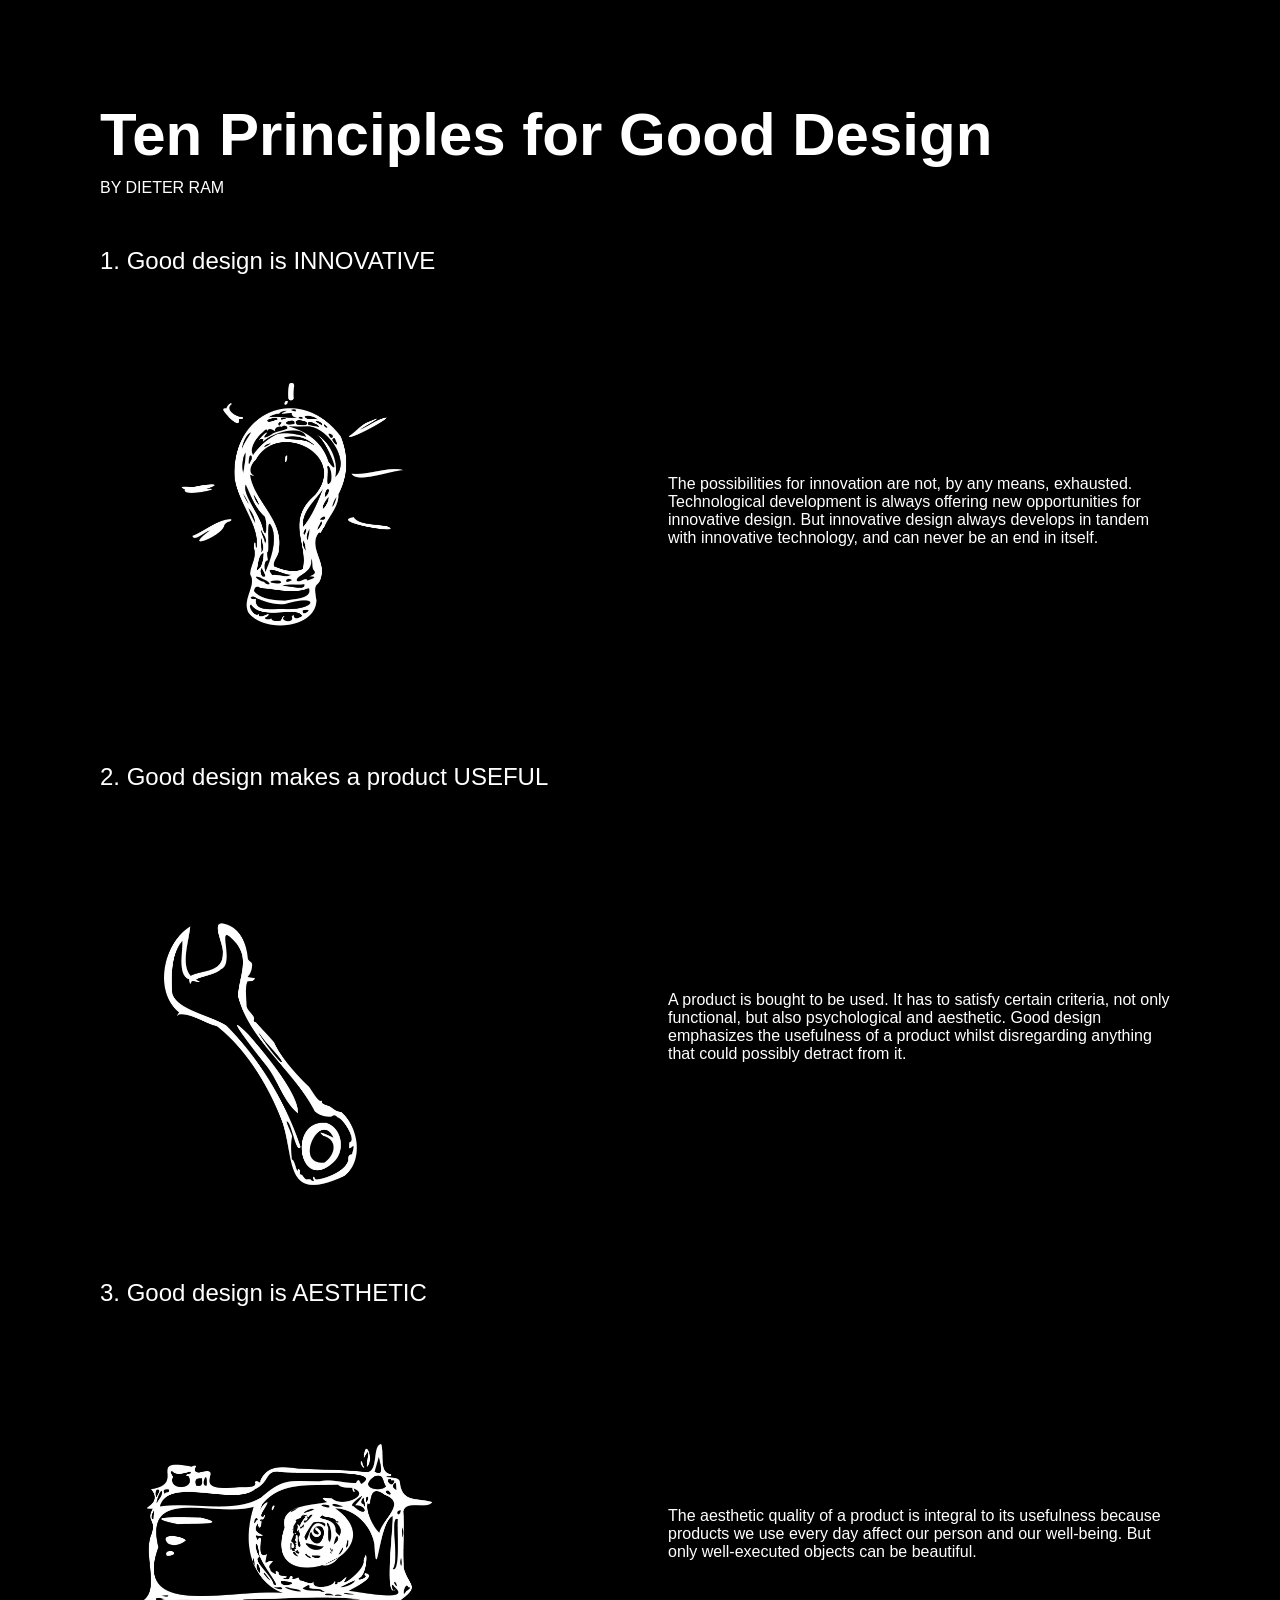
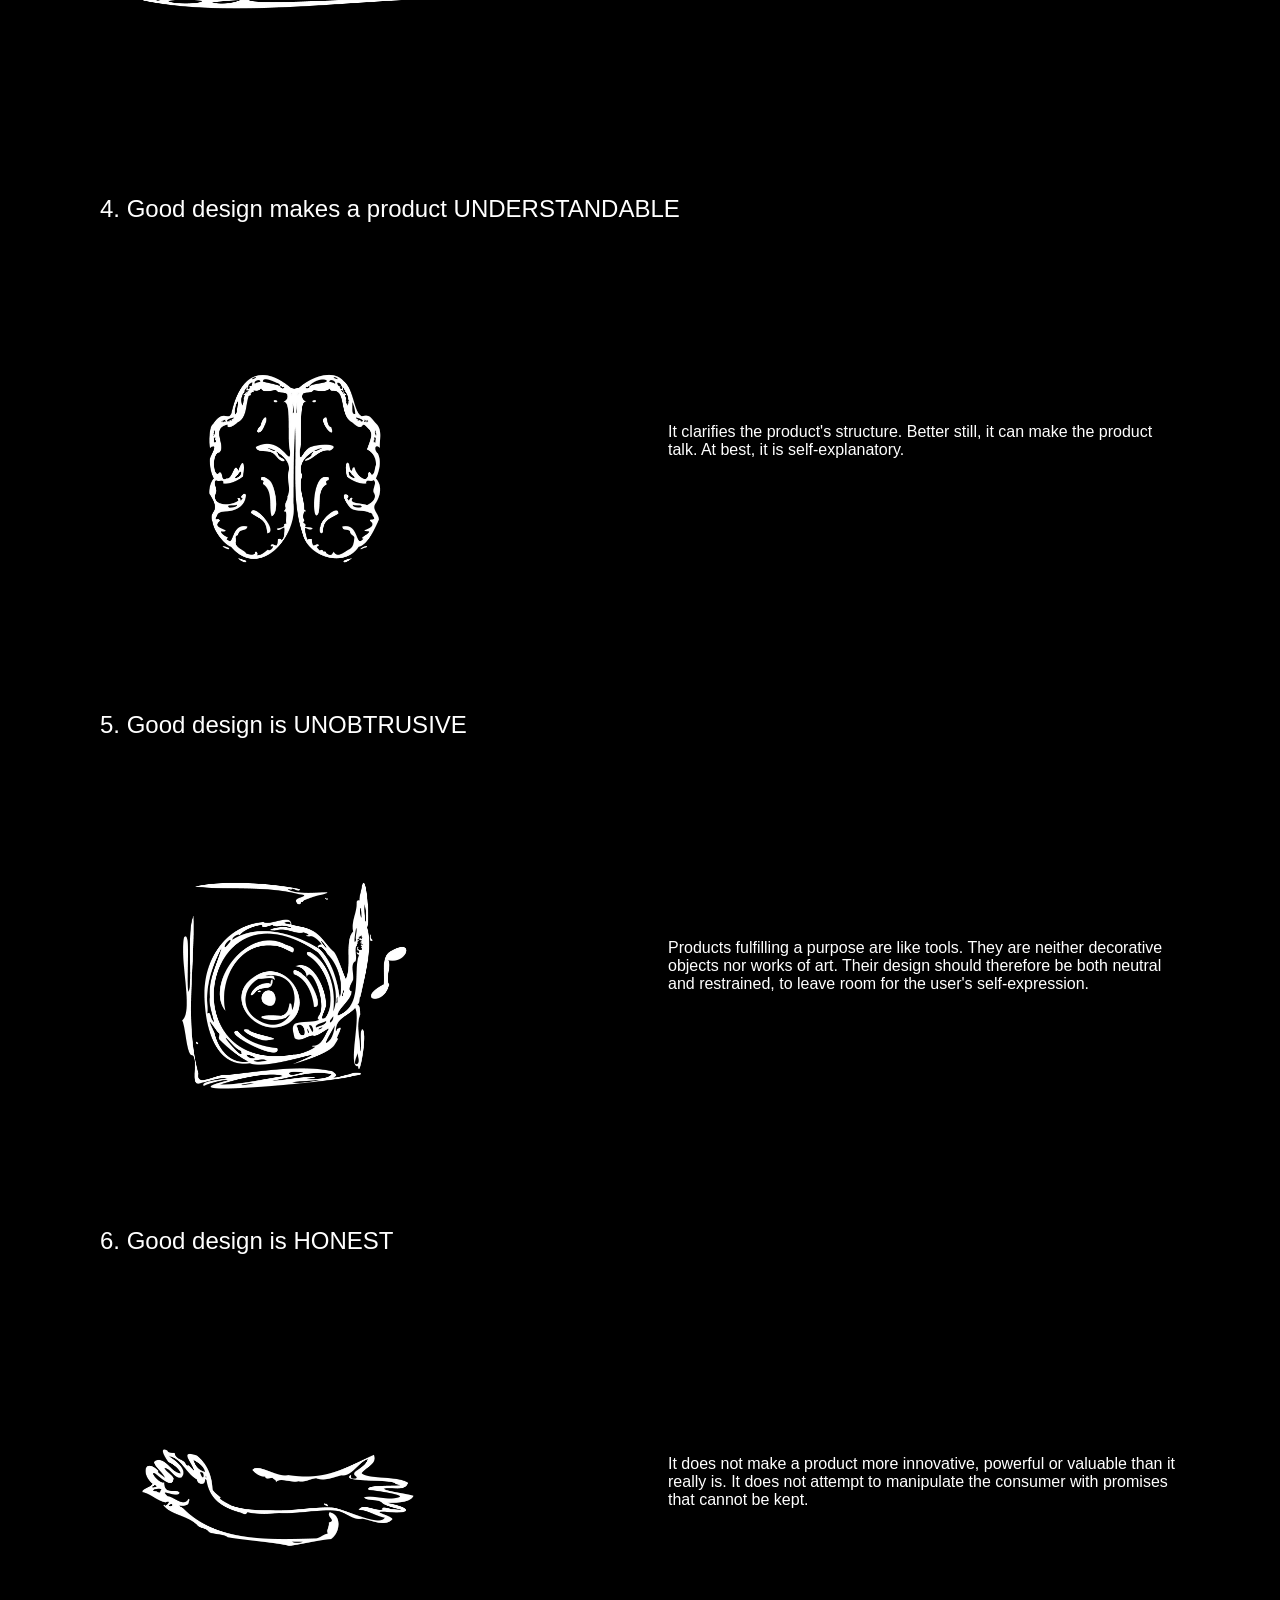
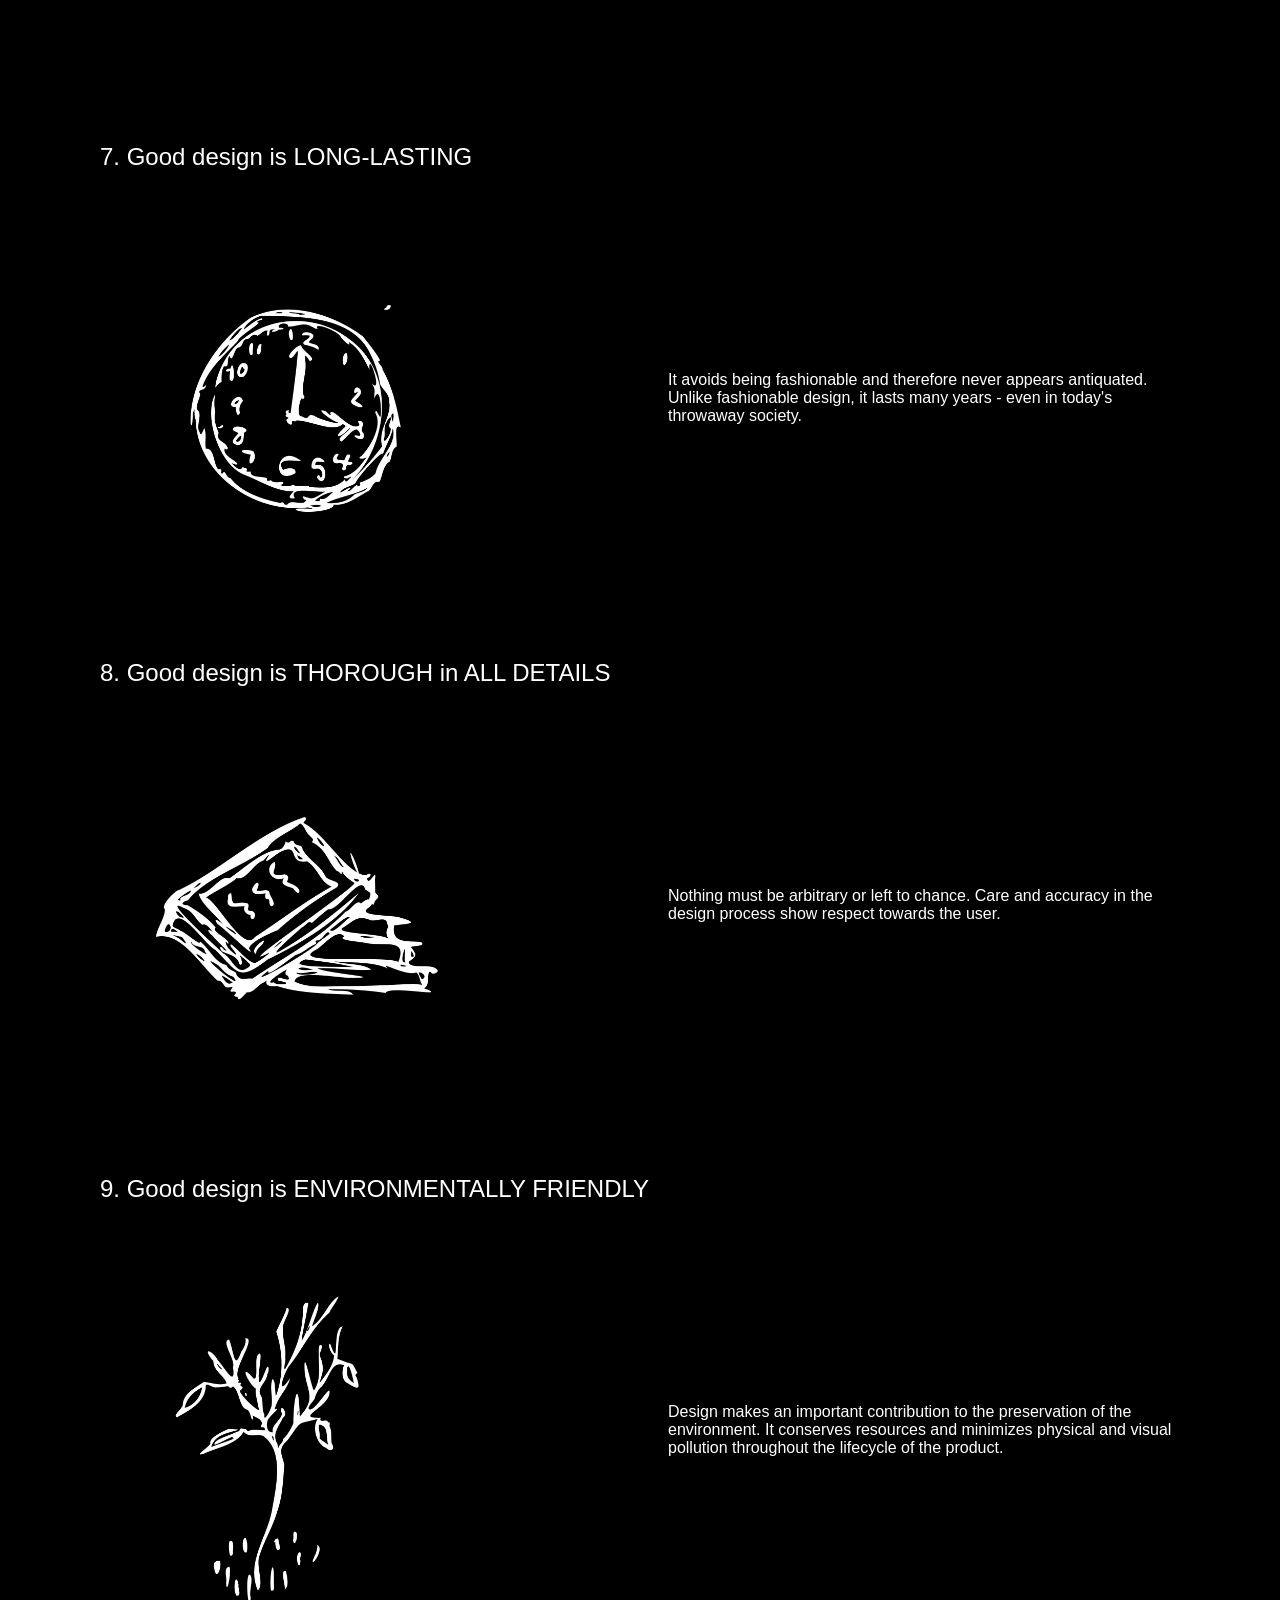
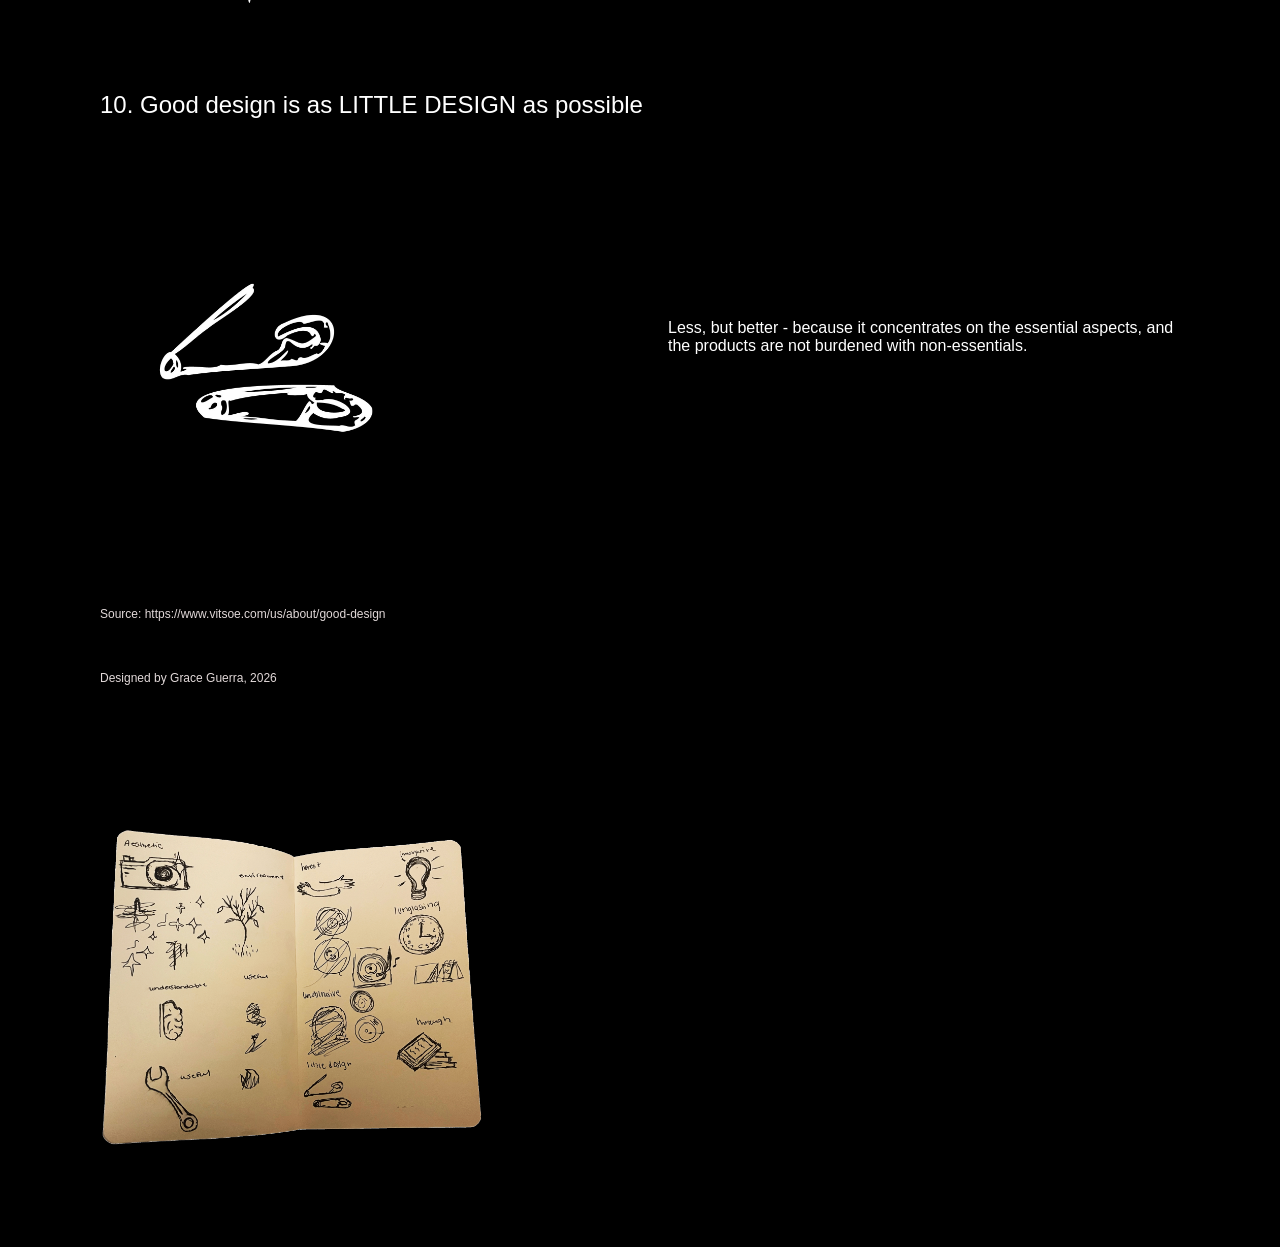
<file: exercise 2/index.html>
<!DOCTYPE html>
<html>
    <head>
        <title>Exercise 2</title>
        <link rel="stylesheet" href="style.css">
    </head>
    <body>

<h1>Ten Principles for Good Design</h1>

<h2> By Dieter Ram</h2> 
<p>1. Good design is INNOVATIVE</p>
<p class="text1">The possibilities for innovation are not, by any means, exhausted. Technological development is always offering new opportunities for innovative design. But innovative design always develops in tandem with innovative technology, and can never be an end in itself.
</p>
<img src="images/images2_bulb.jpg" class="imageone">
<p>2. Good design makes a product USEFUL</p>
<p class="text1">A product is bought to be used. It has to satisfy certain criteria, not only functional, but also psychological and aesthetic. Good design emphasizes the usefulness of a product whilst disregarding anything that could possibly detract from it.
</p>
<img src="images/images2_tool.jpg" class="imagetwo">
<p>3. Good design is AESTHETIC</p>
<p class="text1">The aesthetic quality of a product is integral to its usefulness because products we use every day affect our person and our well-being. But only well-executed objects can be beautiful.
</p>
 <img src="images/images2_Aesthetic .jpg" alt="man walking" class="imagethree">
<p>4. Good design makes a product UNDERSTANDABLE </p>
<p class="text1">It clarifies the product's structure. Better still, it can make the product talk. At best, it is self-explanatory.
</p>
 <img src="images/images2_brain.jpg" alt="man walking" class="imagefour">
<p>5. Good design is UNOBTRUSIVE </p>
<p class="text1">Products fulfilling a purpose are like tools. They are neither decorative objects nor works of art. Their design should therefore be both neutral and restrained, to leave room for the user's self-expression.
</p>
 <img src="images/images2_non.jpg" alt="man walking" class="imagefive">
<p>6. Good design is HONEST </p>
<p class="text1">It does not make a product more innovative, powerful or valuable than it really is. It does not attempt to manipulate the consumer with promises that cannot be kept.
</p>
 <img src="images/images2_Honest.jpg" alt="man walking" class="imagesix">
<p>7. Good design is LONG-LASTING</p>
<p class="text1">It avoids being fashionable and therefore never appears antiquated. Unlike fashionable design, it lasts many years - even in today's throwaway society.
</p>
 <img src="images/images2_time.jpg" alt="man walking" class="imageseven">
<p>8. Good design is THOROUGH in ALL DETAILS</p>
<p class="text1">Nothing must be arbitrary or left to chance. Care and accuracy in the design process show respect towards the user.
</p>
</p><img src="images/images2_thorough.jpg" alt="man walking" class="imageeight">
<p>9. Good design is ENVIRONMENTALLY FRIENDLY</p>
<p class="text1">Design makes an important contribution to the preservation of the environment. It conserves resources and minimizes physical and visual pollution throughout the lifecycle of the product.
</p>
 <img src="images/images2_tree.jpg" alt="man walking" class="imagenine">
 <p>10. Good design is as LITTLE DESIGN as possible</p>
 <img src="images/images2_Simple.jpg" alt="man walking" class="imageten">
<P class="text1">Less, but better - because it concentrates on the essential aspects, and the products are not burdened with non-essentials.
</P>
<h6>Source: https://www.vitsoe.com/us/about/good-design</h6>
<h6>Designed by Grace Guerra, 2026</h6>


<img class="credit"src="images/Images25.png">
    </body>
</html>
</file>
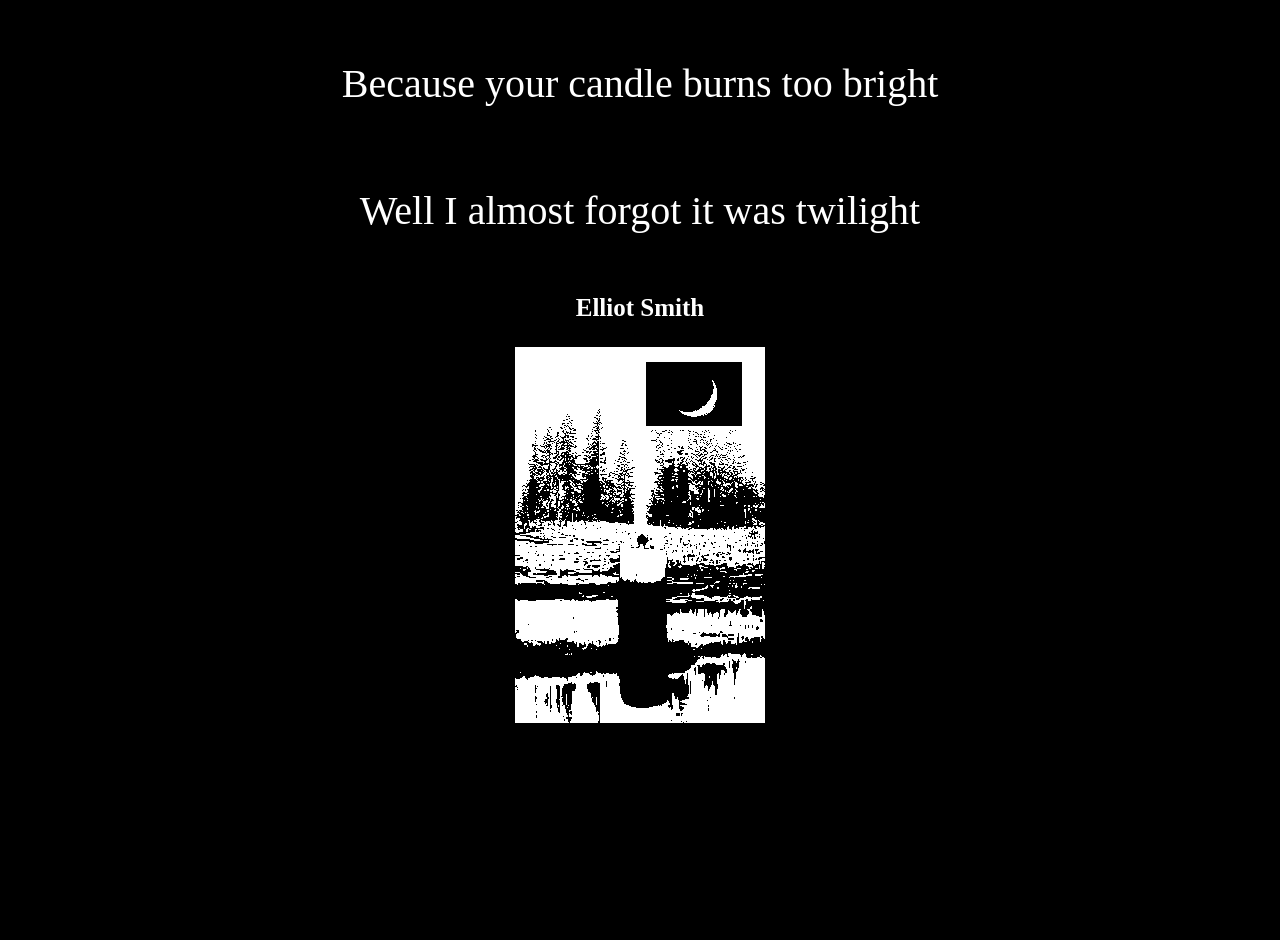
<file: exercise3/index.html>
<!DOCTYPE html>
<html>
<head>
    <title>Exercise 3</title>
    <link rel="stylesheet" href="style.css">
</head>

<body>
<section id="poem">
    <div class="text">
        <p>Because your <span class="candle">candle burns too</span> <span class="bright">bright</span></p>
        <p>Well I almost <span class="elliot">forgot</span> it was <span class="twilight">twilight</span></p>
        <h3>Elliot Smith</h3>
   <img src="images/love.png" alt="love" class="love-image">
    </div>
   <div class="love-image"></div>
</section>
</body>
</html>
</file>
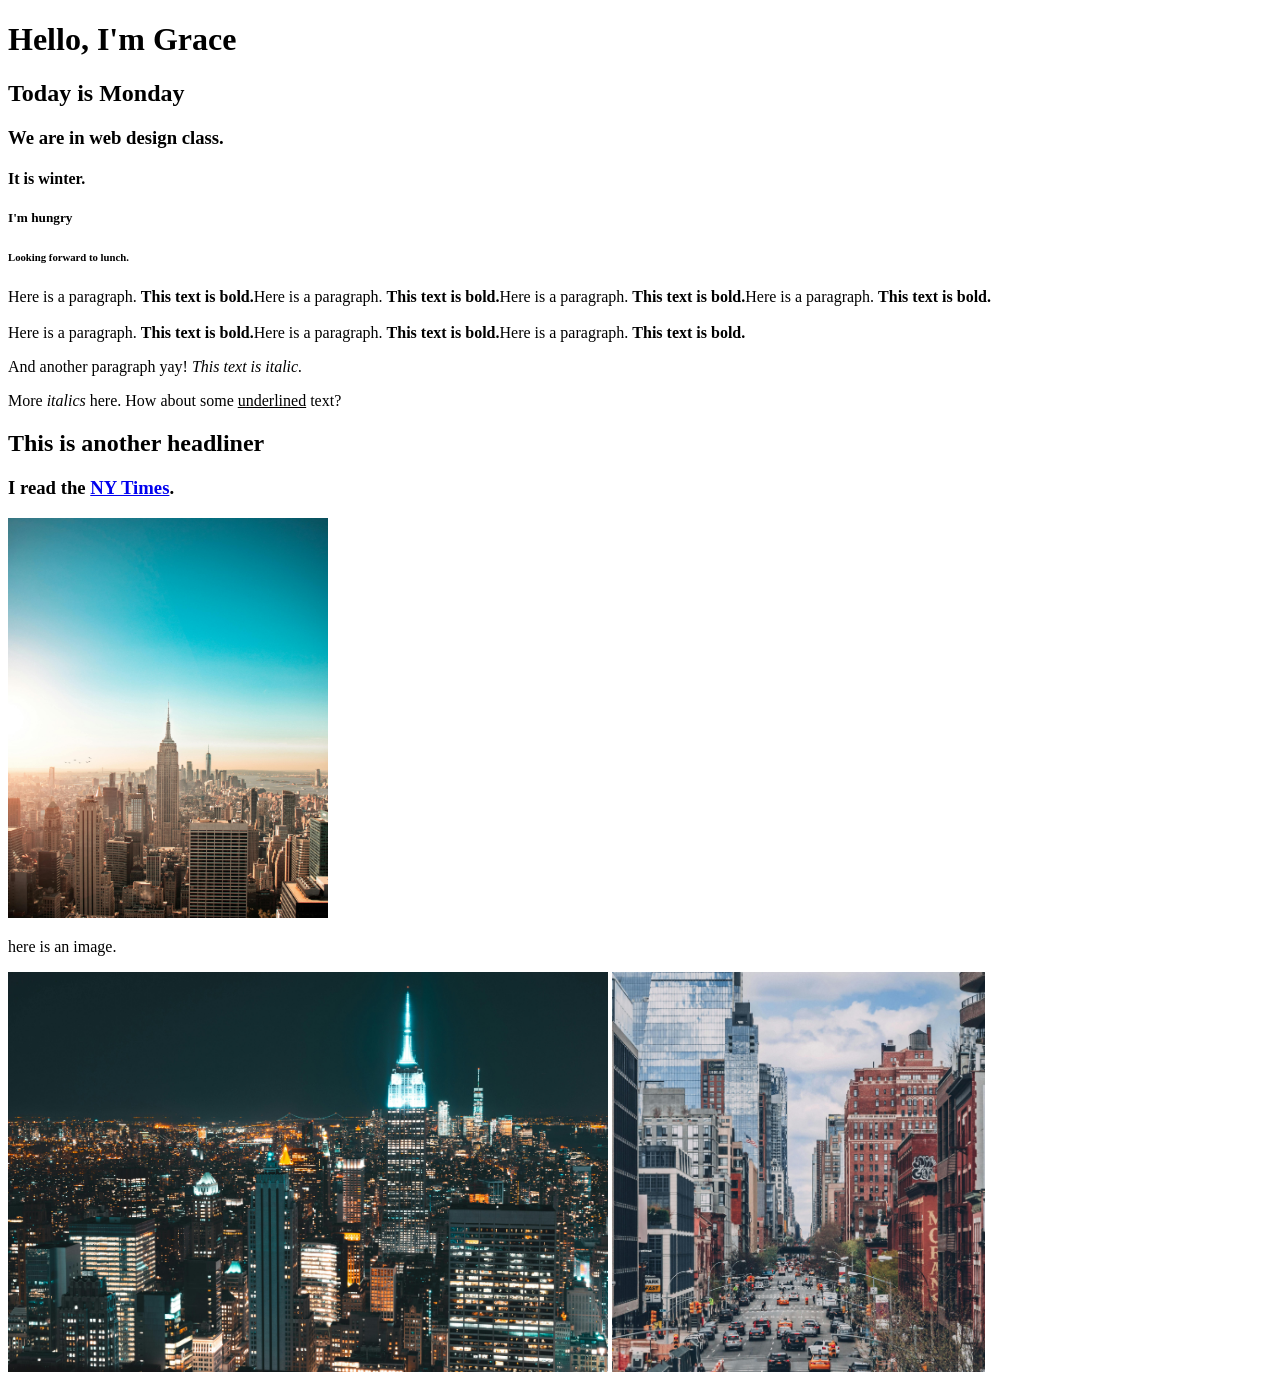
<file: intro/index.html>
<!DOCTYPE html>
<html>
    <head>
        <title>My first webpage</title>
    </head>
    <body>

        <!--practicing headlines-->
        <h1>Hello, I'm Grace</h1>
        <h2>Today is Monday</h2>
        <h3>We are in web design class.</h3>
        <h4>It is winter.</h4>
        <h5>I'm hungry</h5>
        <h6>Looking forward to lunch.</h6>
        <p>Here is a paragraph. <b>This text is bold.</b>Here is a paragraph. <b>This text is bold.</b>Here is a paragraph. <b>This text is bold.</b>Here is a paragraph. <b>This text is bold.</b> <br><br> Here is a paragraph. <b>This text is bold.</b>Here is a paragraph. <b>This text is bold.</b>Here is a paragraph. <b>This text is bold.</b></p>
        <p>And another paragraph yay!<i> This text is italic.</i></p>
        <p>More <em>italics</em> here. How about some <u>underlined</u> text?</p>
        <h2>This is another headliner</h2>
        <h3>I read the <a href="https://www.nytimes.com/" target="_blank">NY Times</a>.</h3>

        <p><img src="images/pexels-fsoerensen-2404843.jpg" height="400" alt="NYC skyline"></p>
        <p>here is an image.</p>
        
        <img src="images/pexels-kaip-597909.jpg" height="400" alt="NYC at night">

        <img src="images/pexels-thatguycraig000-1525612.jpg" height="400" alt="NYC street">


    </body>
</html>
</file>
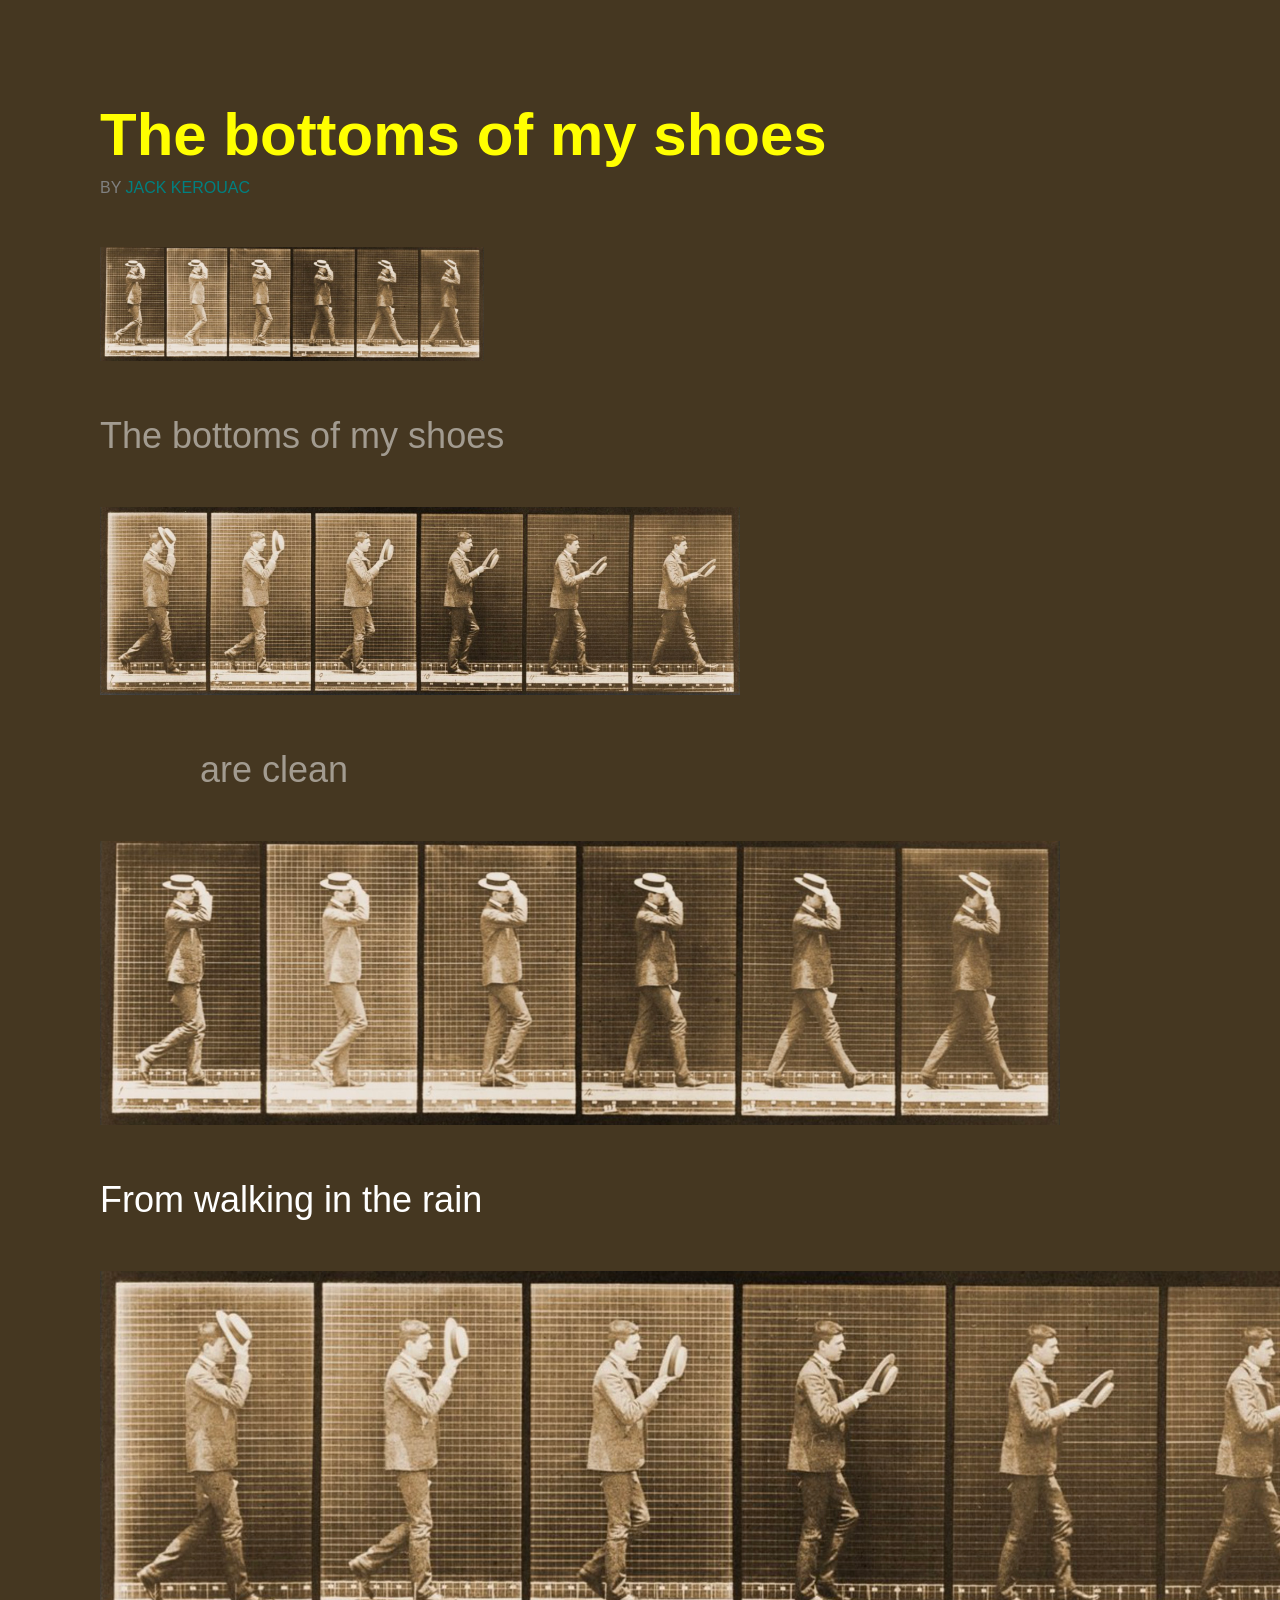
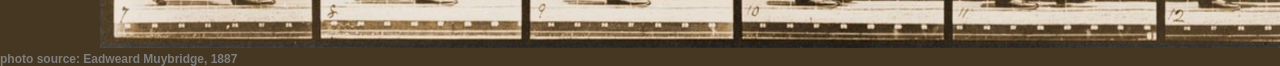
<file: poem/index.html>
<!DOCTYPE html>
<html>
    <head>
        <title>Poem Practice</title>
        <link rel="stylesheet" href="style.css">
    </head>
    <body>


<h1>The bottoms of my shoes</h1>

<h2>By <a href="https://www.poetryfoundation.org/poems/146979/the-bottoms-of-my-shoes" target="_blank">Jack Kerouac</a></h2> 
<img src="images/walking1.jpg" alt="man walking" class="imageone">
<p class="first">The bottoms of my shoes </p>
<img src="images/walking2.jpg" alt="man walking" class="imagetwo">
 <p class="indent"> are clean </p>
 <img src="images/walking1.jpg" alt="man walking" class="imagethree">
<p>From walking in the rain</p>
<img src="images/walking2.jpg" alt="man walking" class="imagefour">

<h6>photo source: Eadweard Muybridge, 1887</h6>




    </body>
</html>
</file>
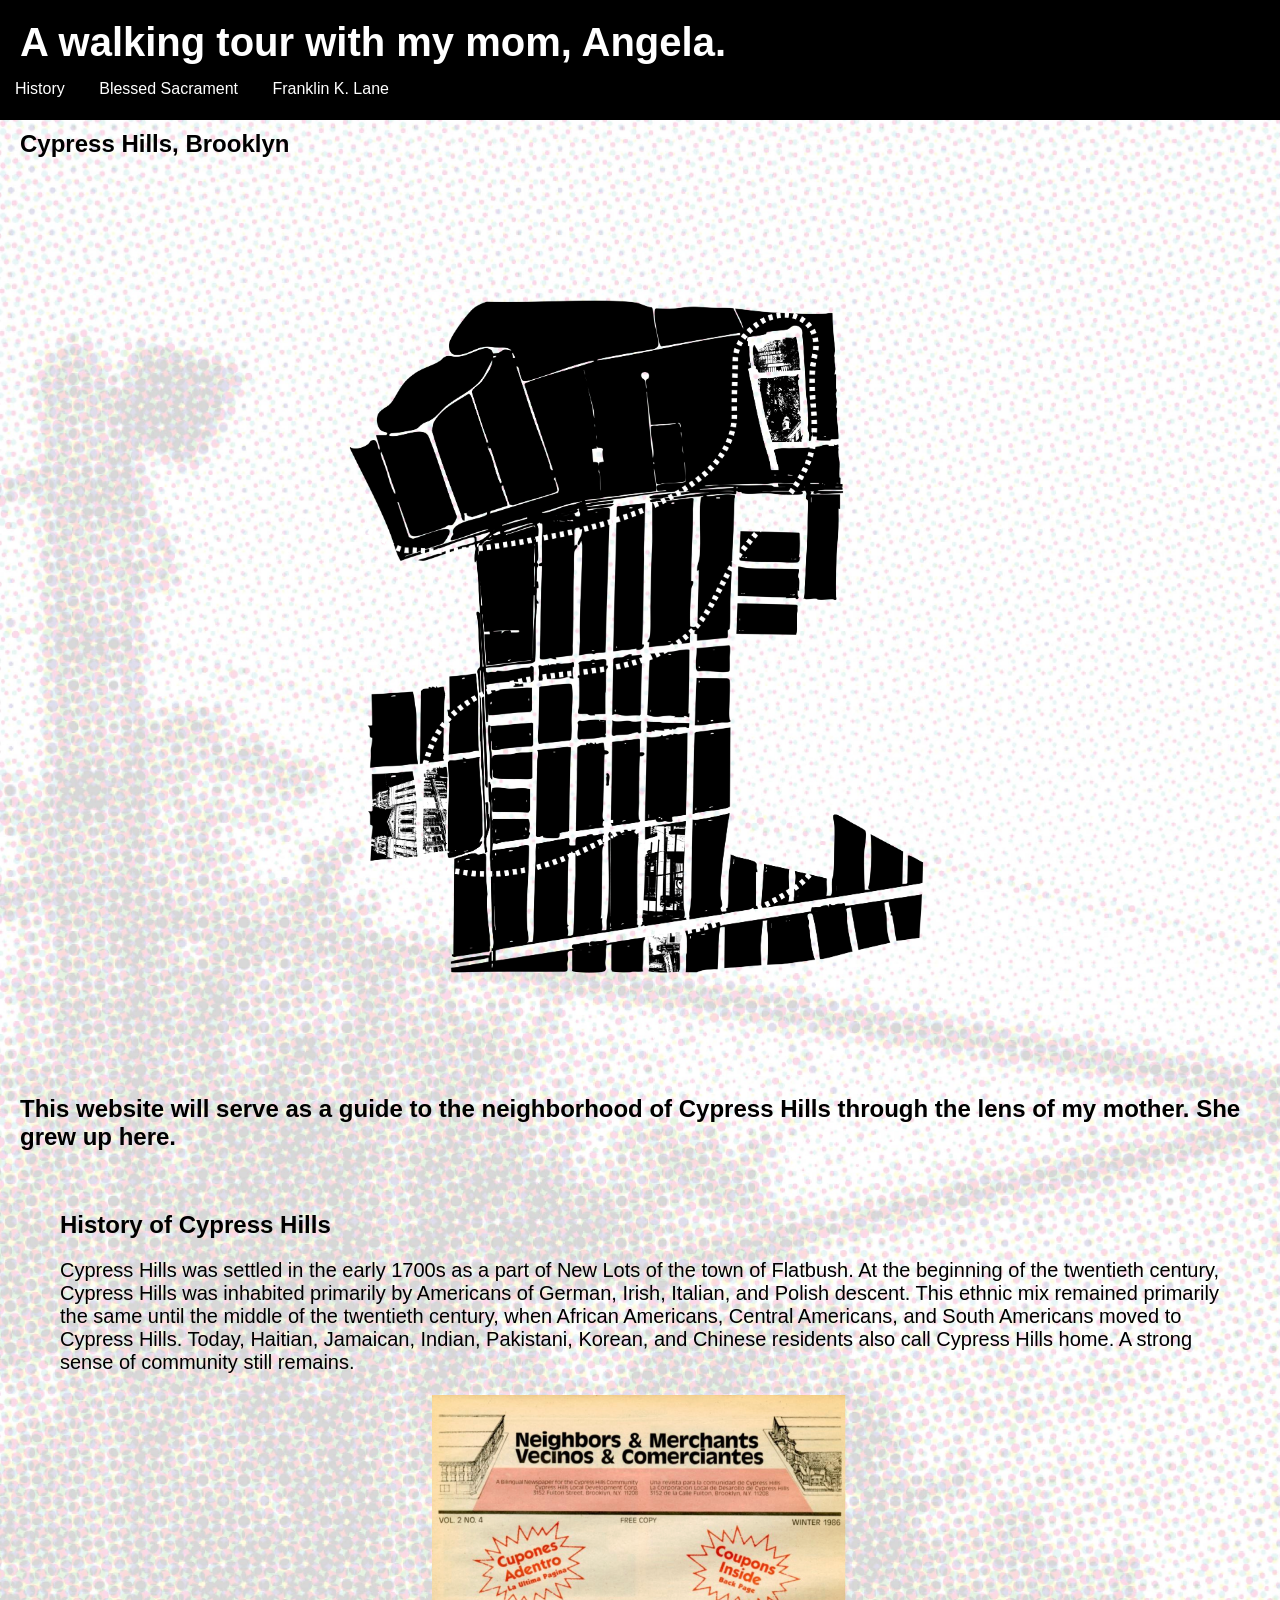
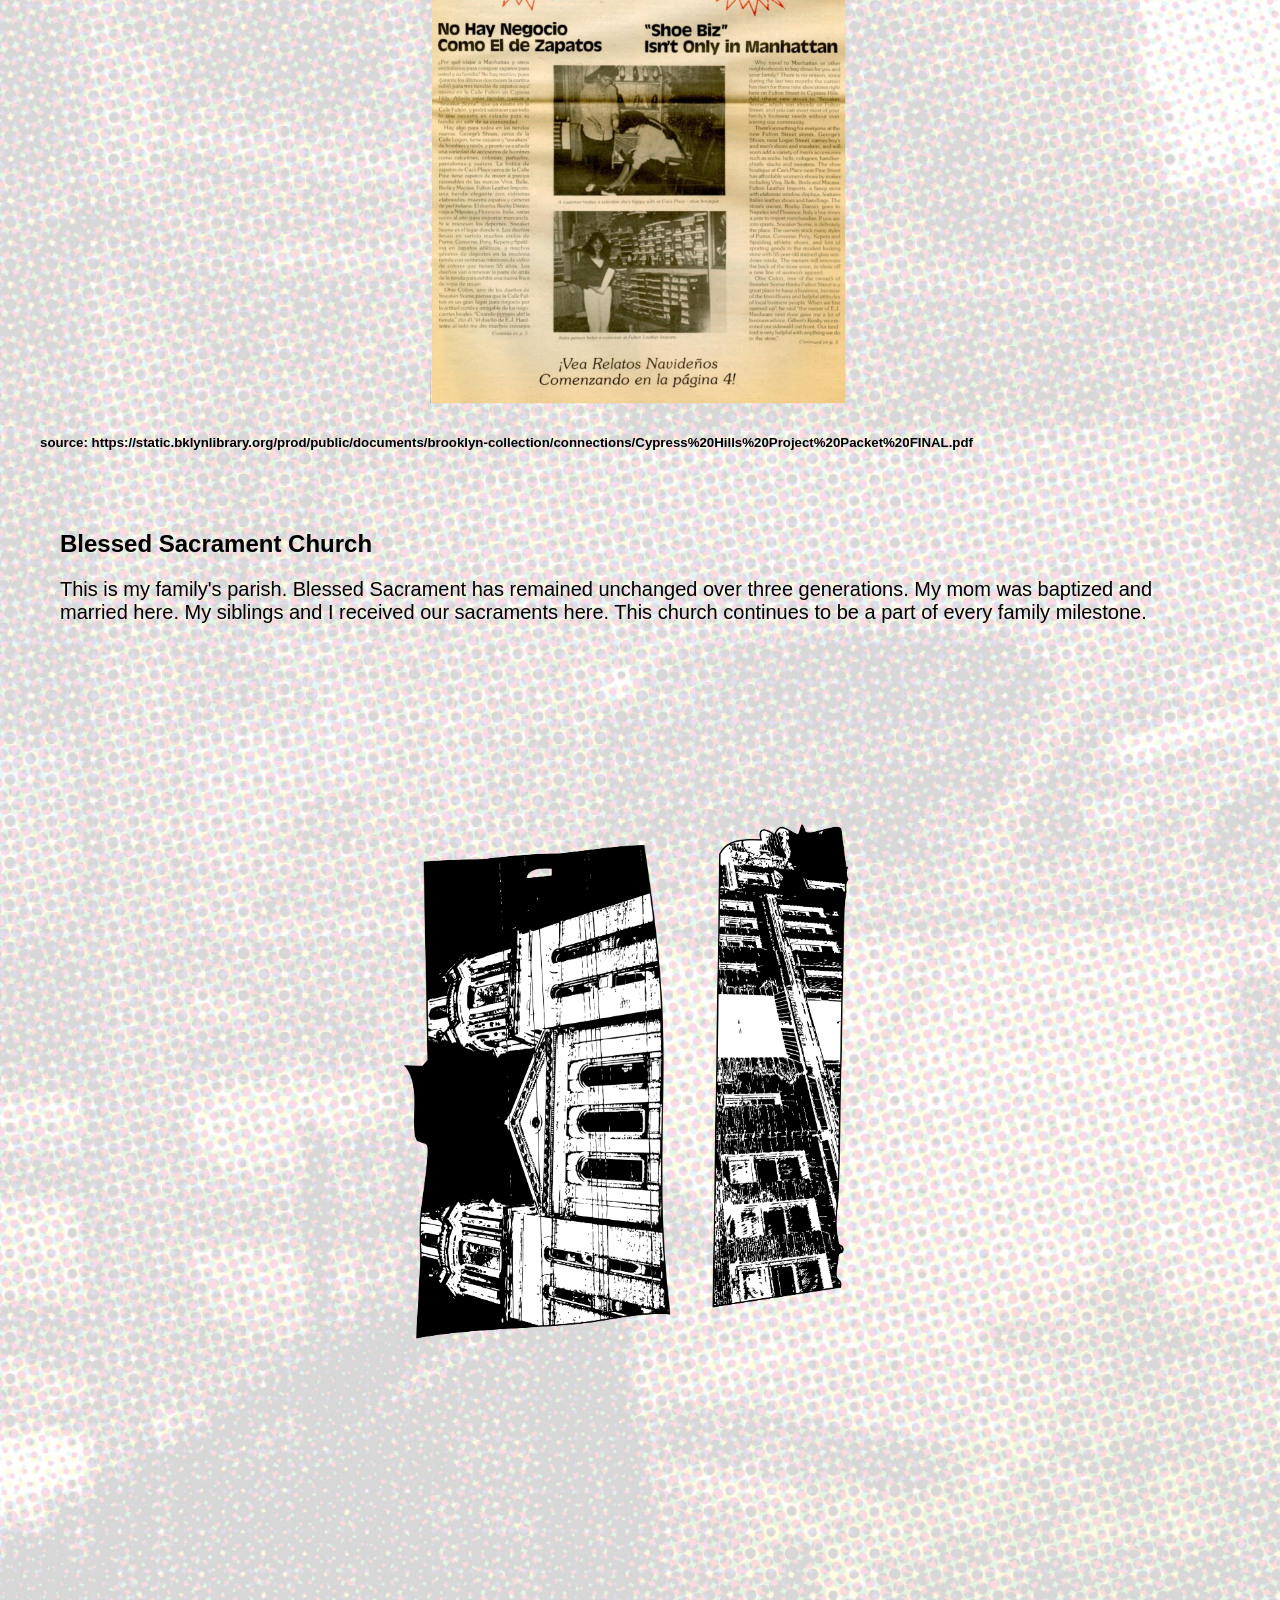
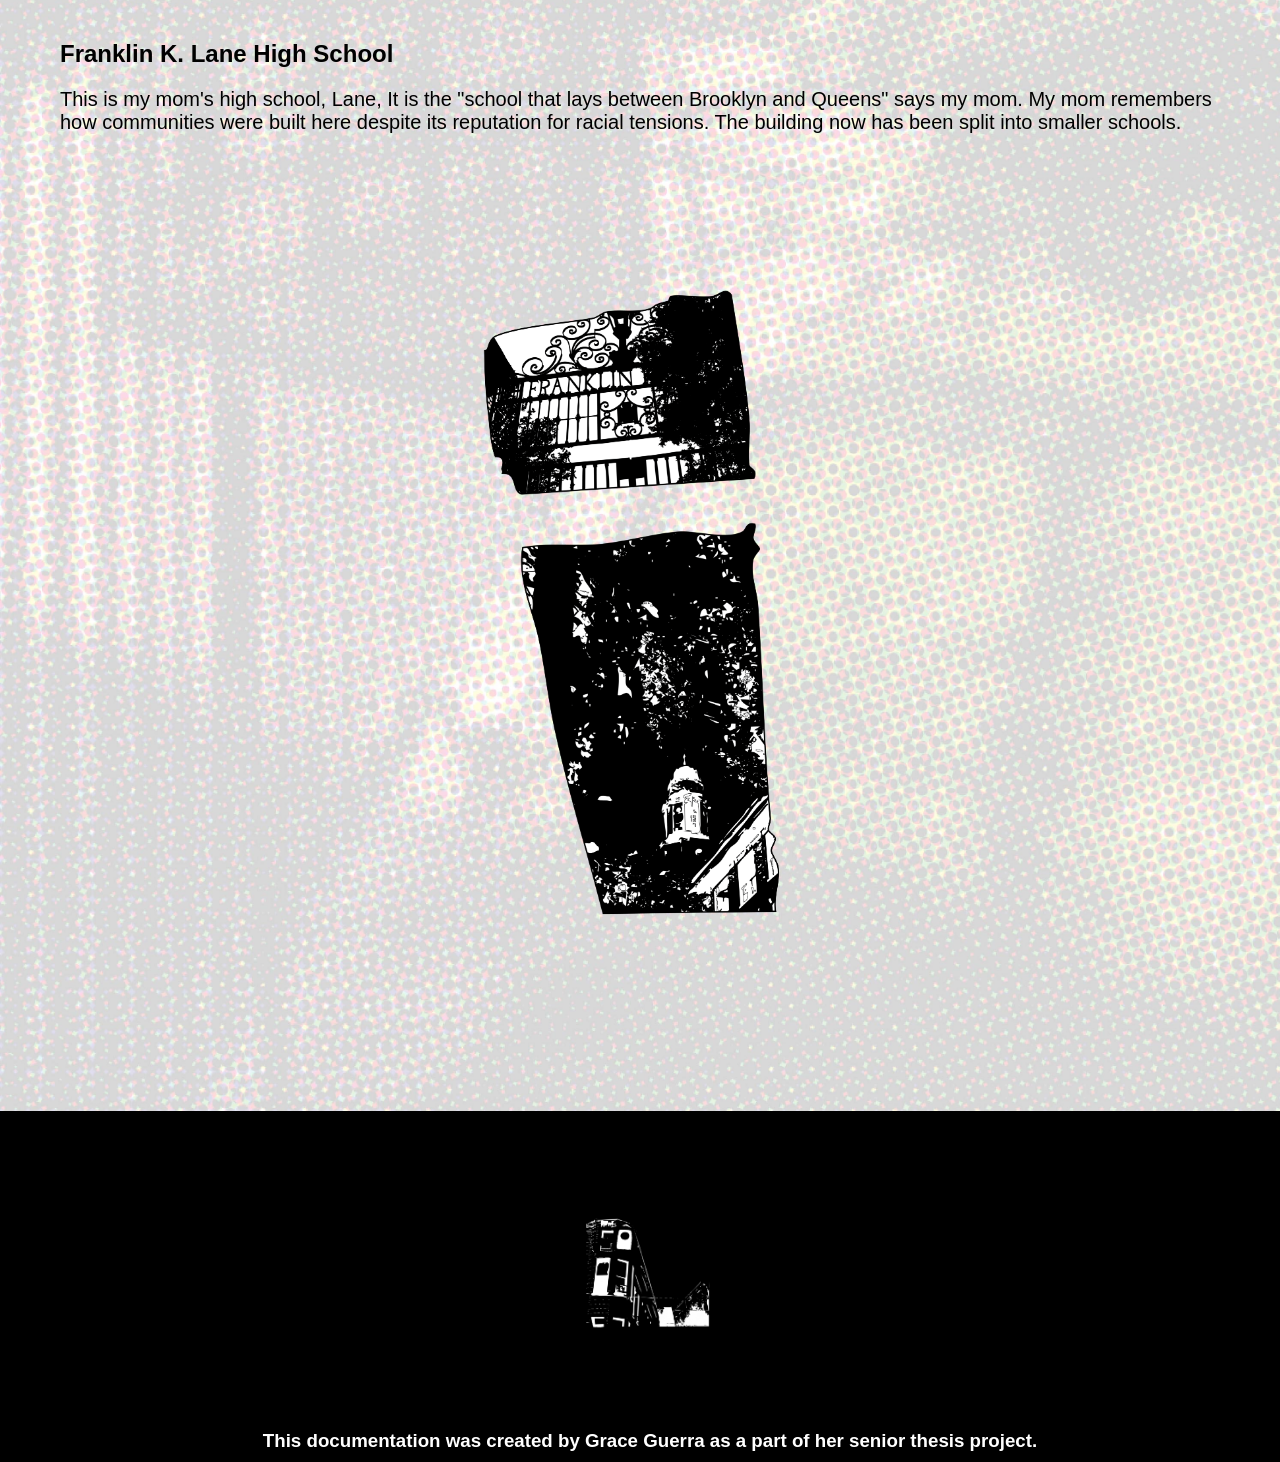
<file: pro1/index.html>
<!DOCTYPE html>
<html>
<head>
    <title>Cypress Hills</title>
    <link rel="stylesheet" href="style.css">
</head>
<body>

<header>
    <h1 class="ibm-plex-serif-regular">A walking tour with my mom, Angela.</h1>
    <nav>
        <ul>
              <li><a href="#History">History</a></li>
            <li><a href="#Blessed">Blessed Sacrament</a></li>
            <li><a href="#Lane">Franklin K. Lane</a></li>
          
        </ul>
    </nav>
</header>
<p>
    <h2>Cypress Hills, Brooklyn</h2>
</p>
<p>
    <img src="images/map.png" alt="cypress hills" class="cypress">
</p>

<p> <h2>This website will serve as a guide to the neighborhood of Cypress Hills through the lens of my mother. She grew up here.</h2></p>

<section id="History">
    <h2>History of Cypress Hills</h2>
    <p> Cypress Hills was settled in the early 1700s as a part of New Lots of the town of Flatbush. At the beginning of the twentieth
century, Cypress Hills was inhabited primarily by Americans of German, Irish, Italian, and Polish descent.
This ethnic mix remained primarily the same until the middle of the twentieth century, when African
Americans, Central Americans, and South Americans moved to Cypress Hills. Today, Haitian, Jamaican,
Indian, Pakistani, Korean, and Chinese residents also call Cypress Hills home. A strong sense of community still remains.  </p>

<img src="images/archive.png" width="35%" class="archive">
<h5>source: https://static.bklynlibrary.org/prod/public/documents/brooklyn-collection/connections/Cypress%20Hills%20Project%20Packet%20FINAL.pdf </p1>





</section>

<section id="Blessed">
    <h2>Blessed Sacrament Church</h2>
    <p>This is my family's parish. Blessed Sacrament has remained unchanged over three generations. My mom was baptized and married here. My siblings and I received our sacraments here. This church continues to be a part of every family milestone.
</p>
<p>
    <img src="images/church.png" alt="church" class="church">
</p>
</section>

<section id="Lane">
    <h2>Franklin K. Lane High School</h2>
    <p>This is my mom's high school, Lane, It is the "school that lays between Brooklyn and Queens" says my mom. My mom remembers how communities were built here despite its reputation for racial tensions. The building now has been split into smaller schools.</p>
<p>
    <img src="images/franklin.png" alt="franklin" class="franklin">
</p>
</section>

<footer>
    <img src="images/white.png" alt="white" class="white">
    <h3>This documentation was created by Grace Guerra as a part of her senior thesis project.</h3>
</footer>

</body>
</html>
</file>
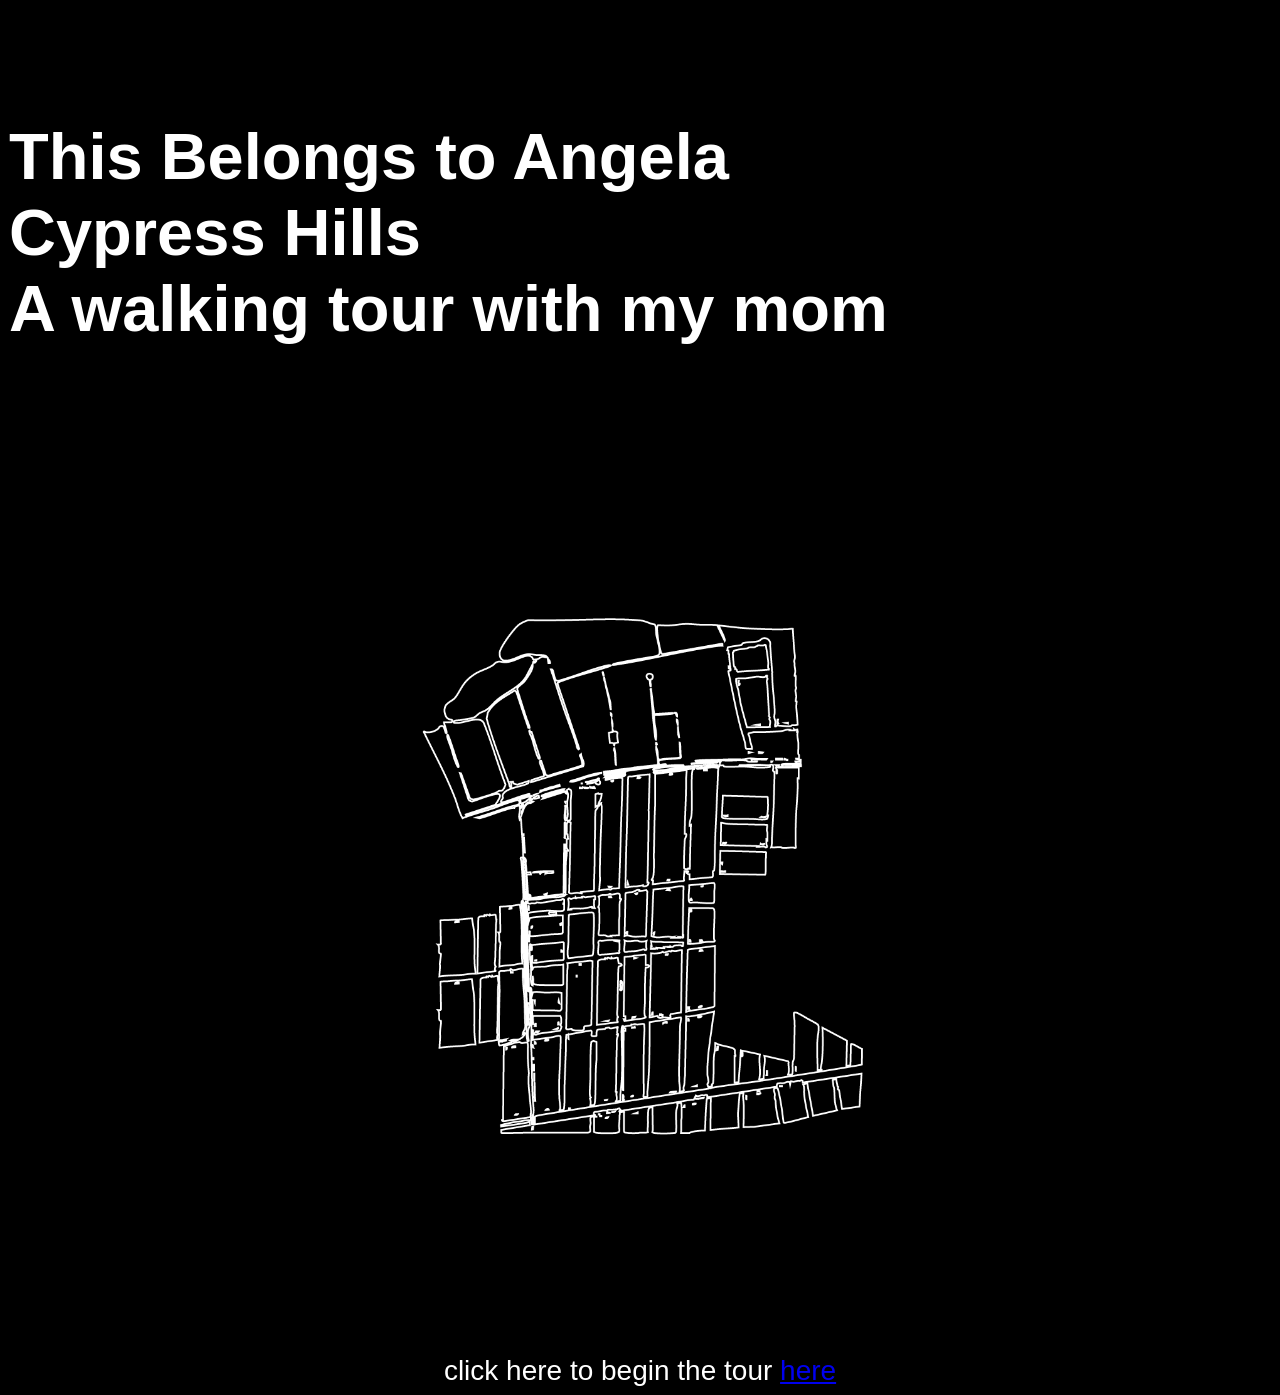
<file: project2/index.html>
<!DOCTYPE html>
<html>
<head>
    <title>Angela Thesis</title>
    <link rel="stylesheet" href="style.css">
</head>
<body>
    <section class="header">
        <div class="container">
            <h1>This Belongs to Angela</h1>
            <h1>Cypress Hills</h1> 
            <h1>A walking tour with my mom</h1> 
        </div>
    </section>
<p>
    <img src="images/clear.png" alt="cypresshills" class="cypress">


</p>
<p style="font-family: sans-serif;">click here to begin the tour <a href="map.html">here</a></p>

</body>
</html>
</file>
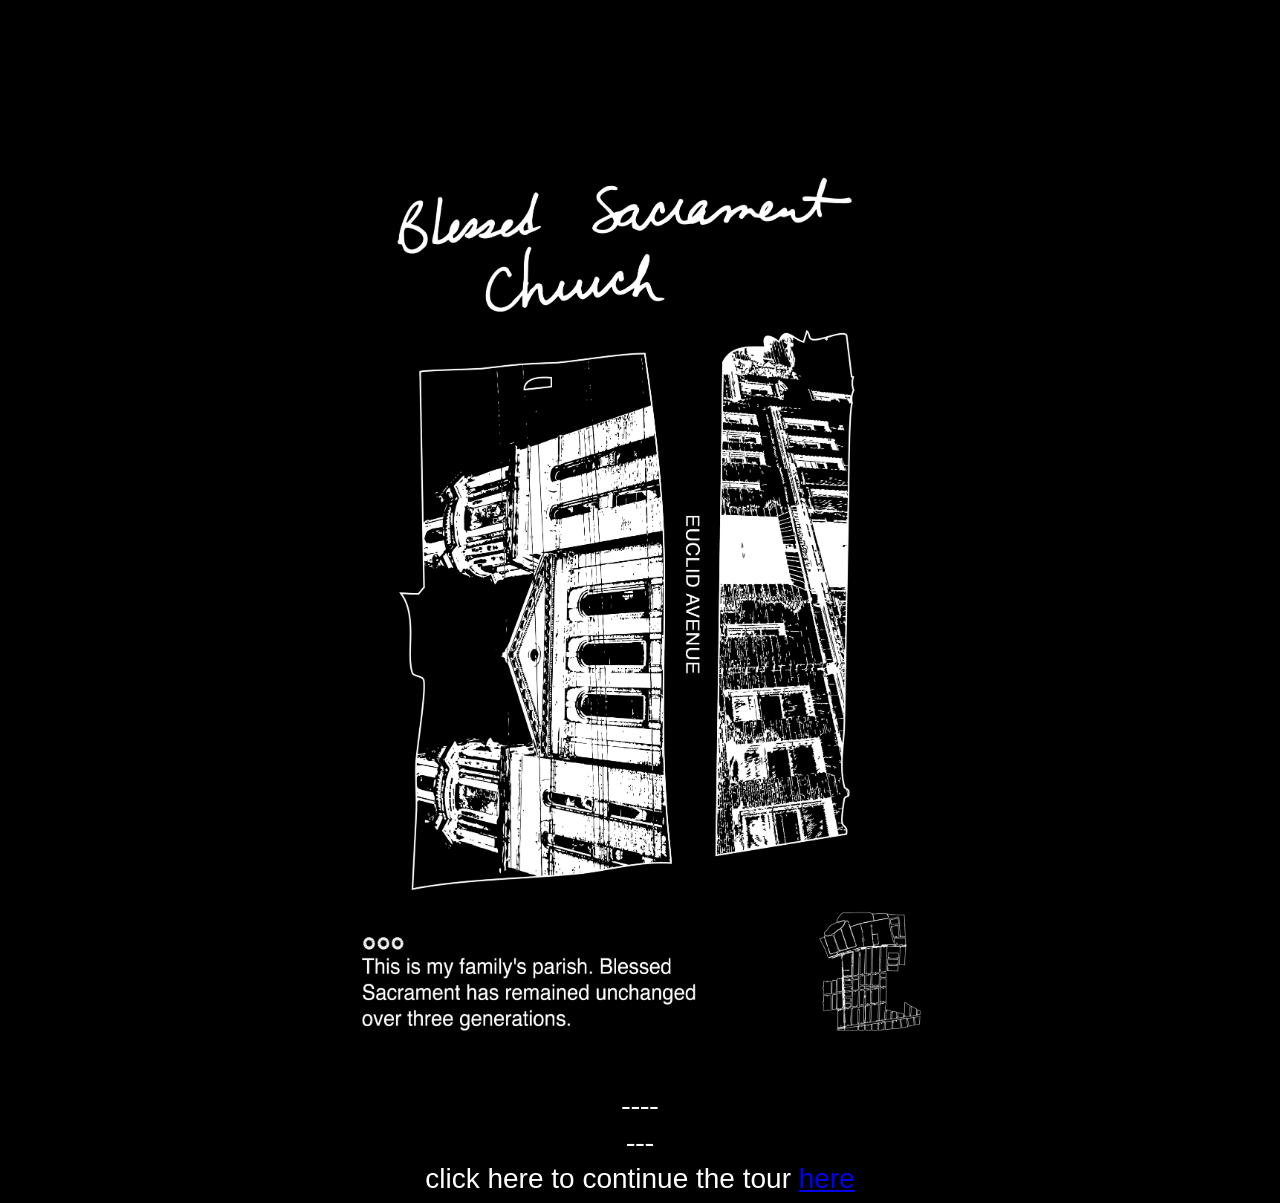
<file: project2/church.html>
<!DOCTYPE html>
<html>
<head>
    <title>Angela Thesis</title>
    <link rel="stylesheet" href="style.css">
</head>

<body>
    <section id="row" class="flex-area">
        <p>
            <img src="images/Final PRINT THESIS-04.png" alt="church1" class="church1">
        </p>
    </section>
 <p>----</p>
  <p>---</p>
    <p style="font-family: sans-serif;">click here to continue the tour <a href="church2.html">here</a></p>
</body>
</html>
</file>
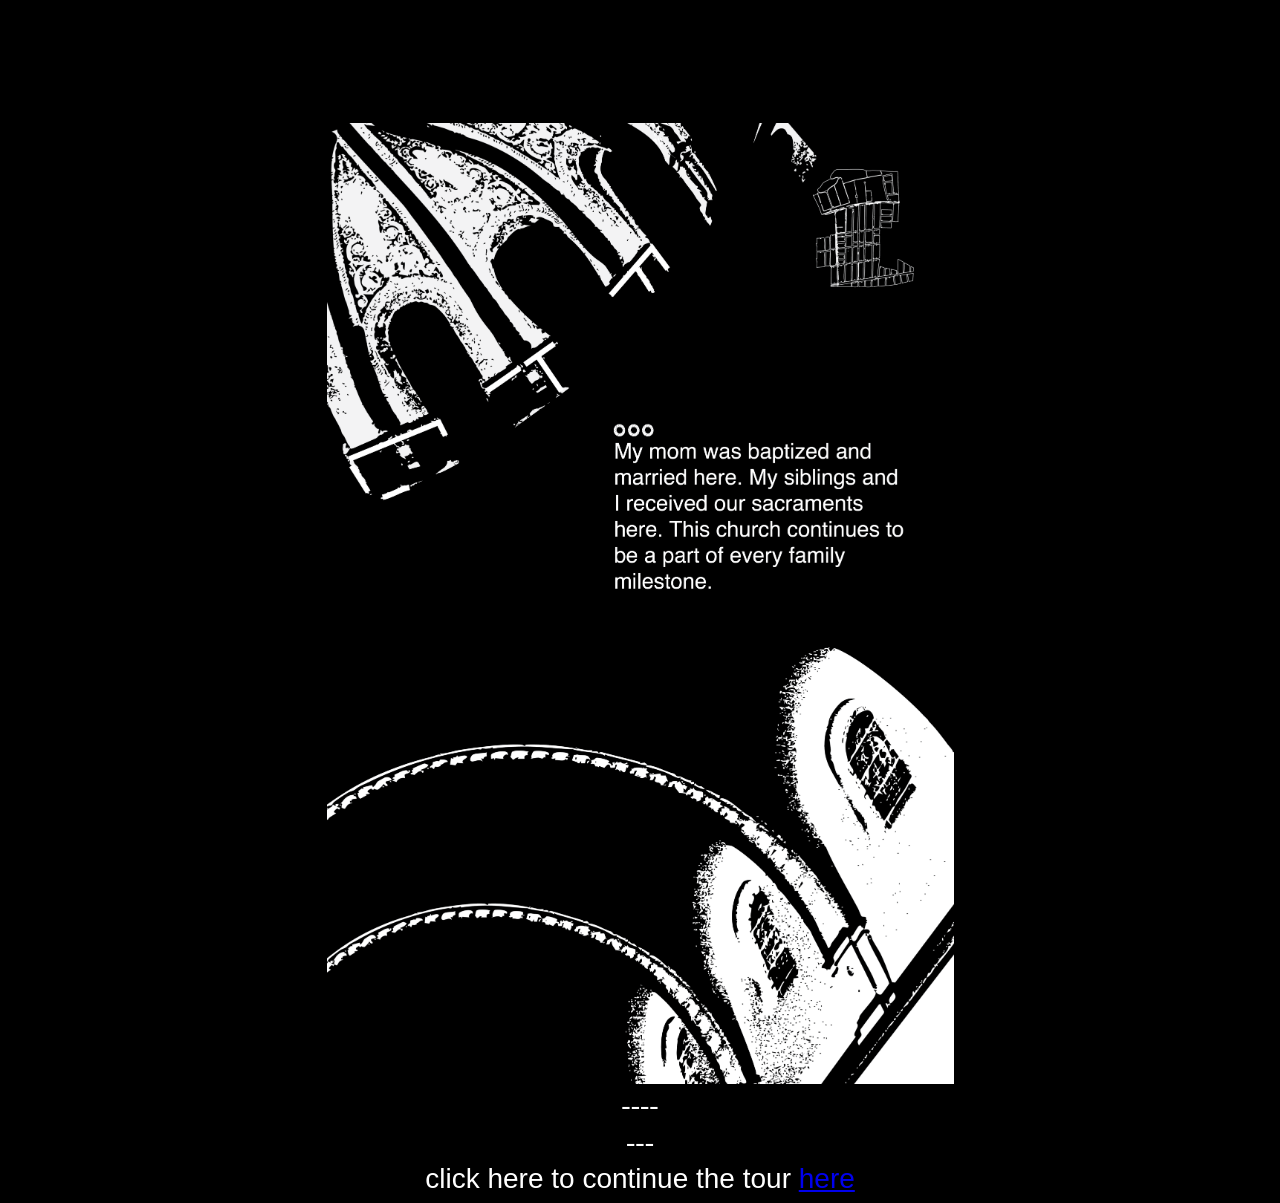
<file: project2/church2.html>
<!DOCTYPE html>
<html>
<head>
    <title>Angela Thesis</title>
    <link rel="stylesheet" href="style.css">
</head>

<body>
    <section id="row" class="flex-area">
        <p>
            <img src="images/Final PRINT THESIS-06.png" alt="church2" class="church2">
        </p>
    </section>
 <p>----</p>
  <p>---</p>
    <p style="font-family: sans-serif;">click here to continue the tour <a href="house.html">here</a></p>
</body>
</html>
</file>
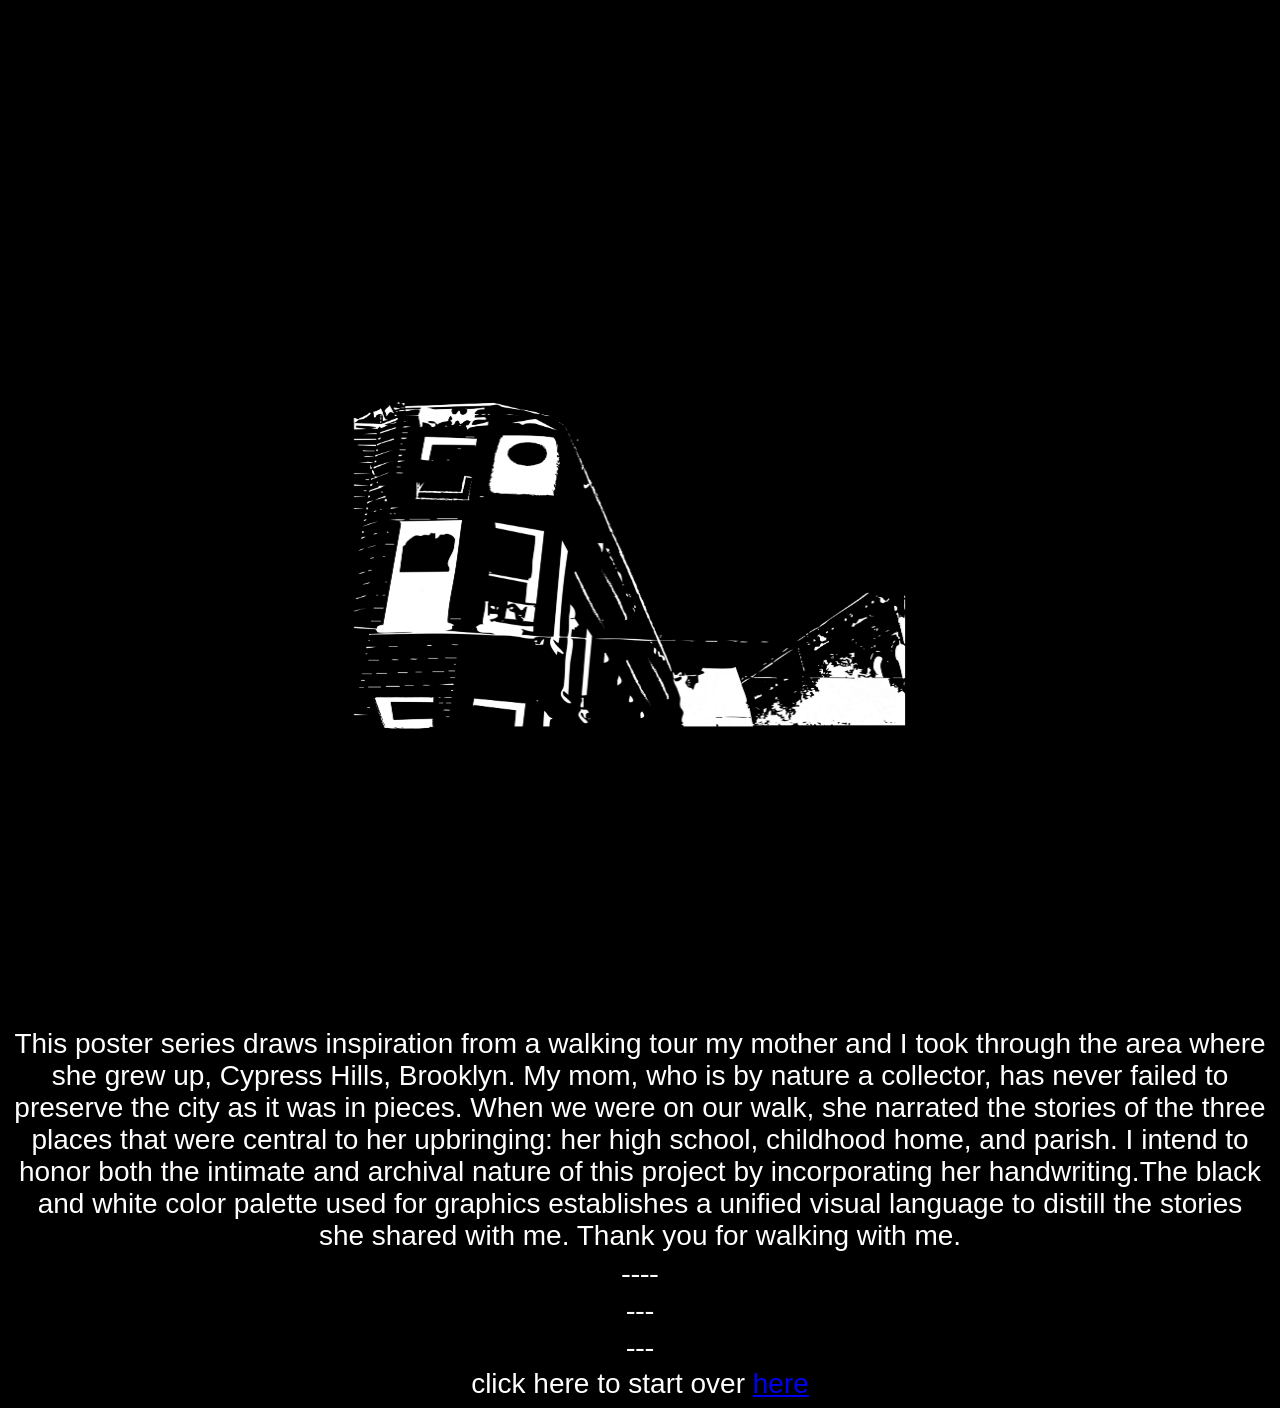
<file: project2/conclusion.html>
<!DOCTYPE html>
<html>
<head>
    <title>Angela Thesis</title>
    <link rel="stylesheet" href="style.css">
</head>

<body>
    <section id="row" class="flex-area">
        <p>
            <img src="images/white.png" alt="white" class="white">
        </p>
    </section>
    <p style="font-family: sans-serif;">This poster series draws inspiration from a walking tour my mother and I took through the area where she grew up, Cypress Hills, Brooklyn. My mom, who is by nature a collector, has never failed to preserve the city as it was in pieces. When we were on our walk, she narrated the stories of the three places that were central to her upbringing: her high school, childhood home, and parish. I intend to honor both the intimate and archival nature of this project by incorporating her handwriting.The black and white color palette used for graphics establishes a unified visual language to distill the stories she shared with me. Thank you for walking with me. 

 </p>
 <p>----</p>
  <p>---</p>
 <p>---</p>

    <p style="font-family: sans-serif;">click here to start over <a href="index.html">here</a></p>

</body>
</html>
</file>
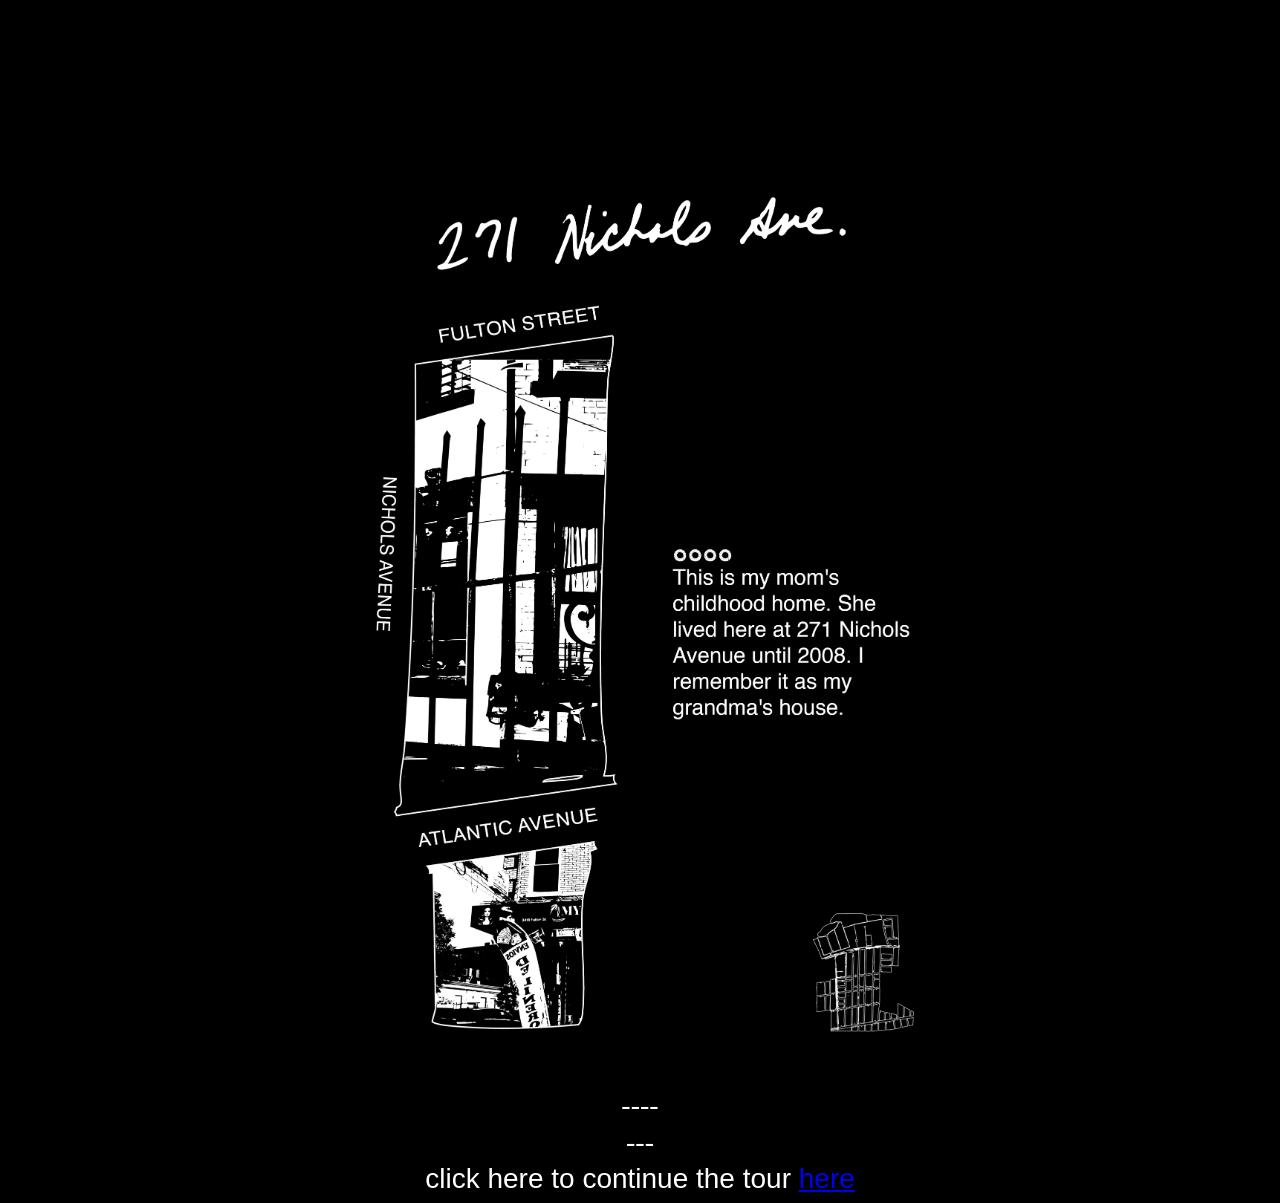
<file: project2/house.html>
<!DOCTYPE html>
<html>
<head>
    <title>Angela Thesis</title>
    <link rel="stylesheet" href="style.css">
</head>

<body>
    <section id="row" class="flex-area">
        <p>
            <img src="images/Final PRINT THESIS-08.png" alt="house1" class="house1">
        </p>
    </section>
 <p>----</p>
  <p>---</p>
    <p style="font-family: sans-serif;">click here to continue the tour <a href="house2.html">here</a></p>
</body>
</html>
</file>
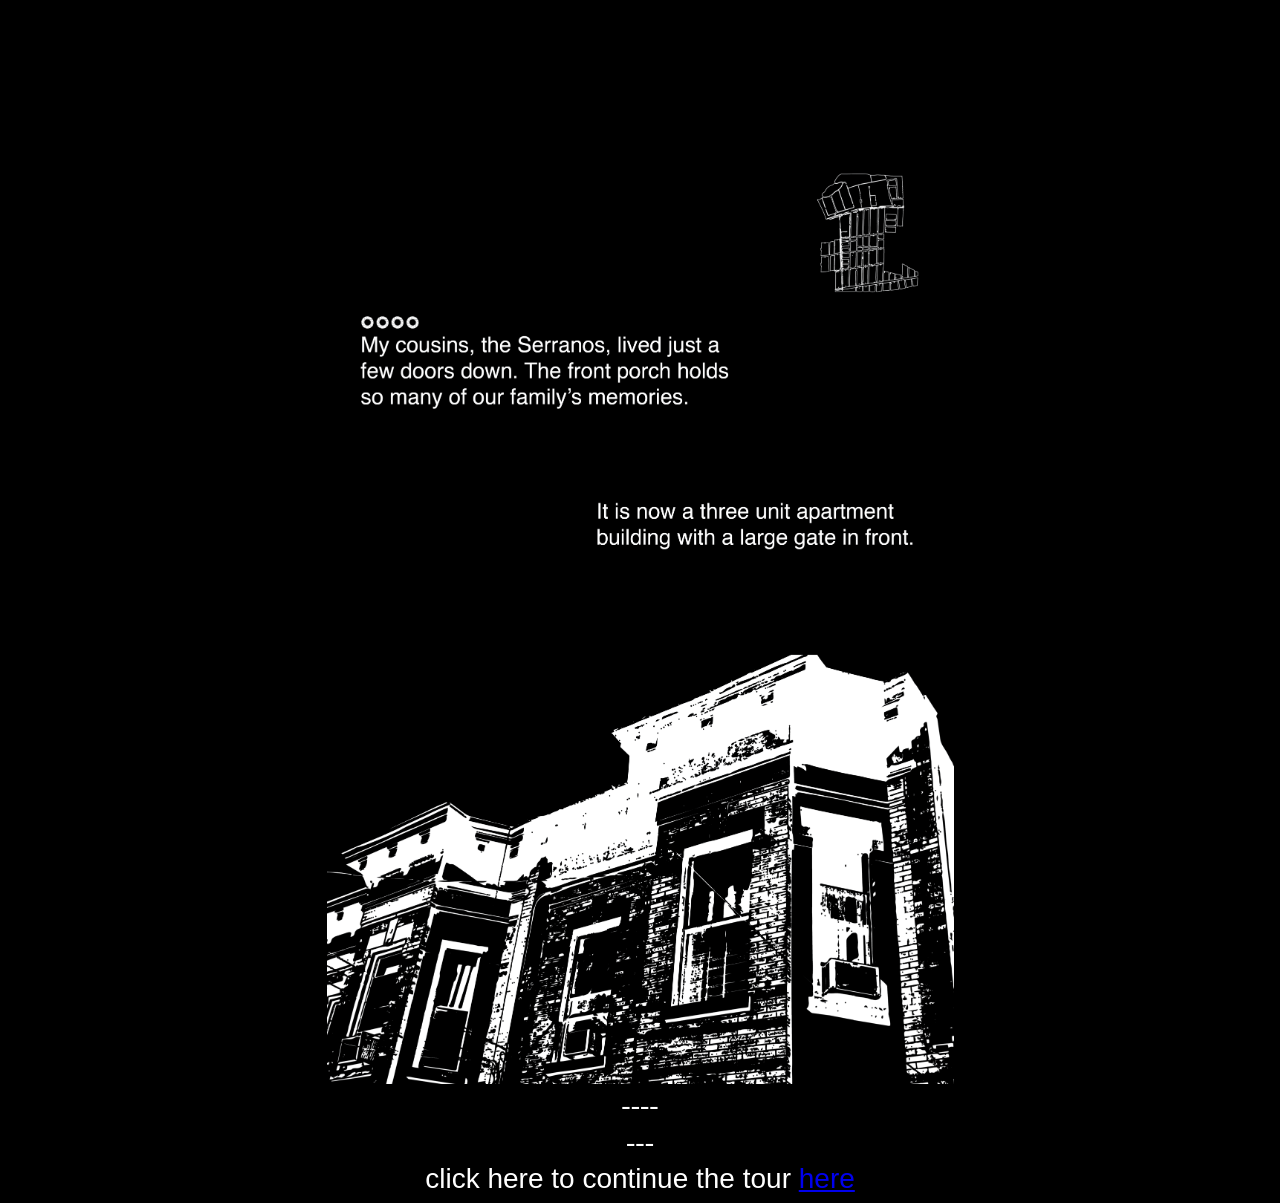
<file: project2/house2.html>
<!DOCTYPE html>
<html>
<head>
    <title>Angela Thesis</title>
    <link rel="stylesheet" href="style.css">
</head>

<body>
    <section id="row" class="flex-area">
        <p>
            <img src="images/Final PRINT THESIS-07.png" alt="house2" class="house2">
        </p>
    </section>
 <p>----</p>
  <p>---</p>
    <p style="font-family: sans-serif;">click here to continue the tour <a href="conclusion.html">here</a></p>
</body>
</html>
</file>
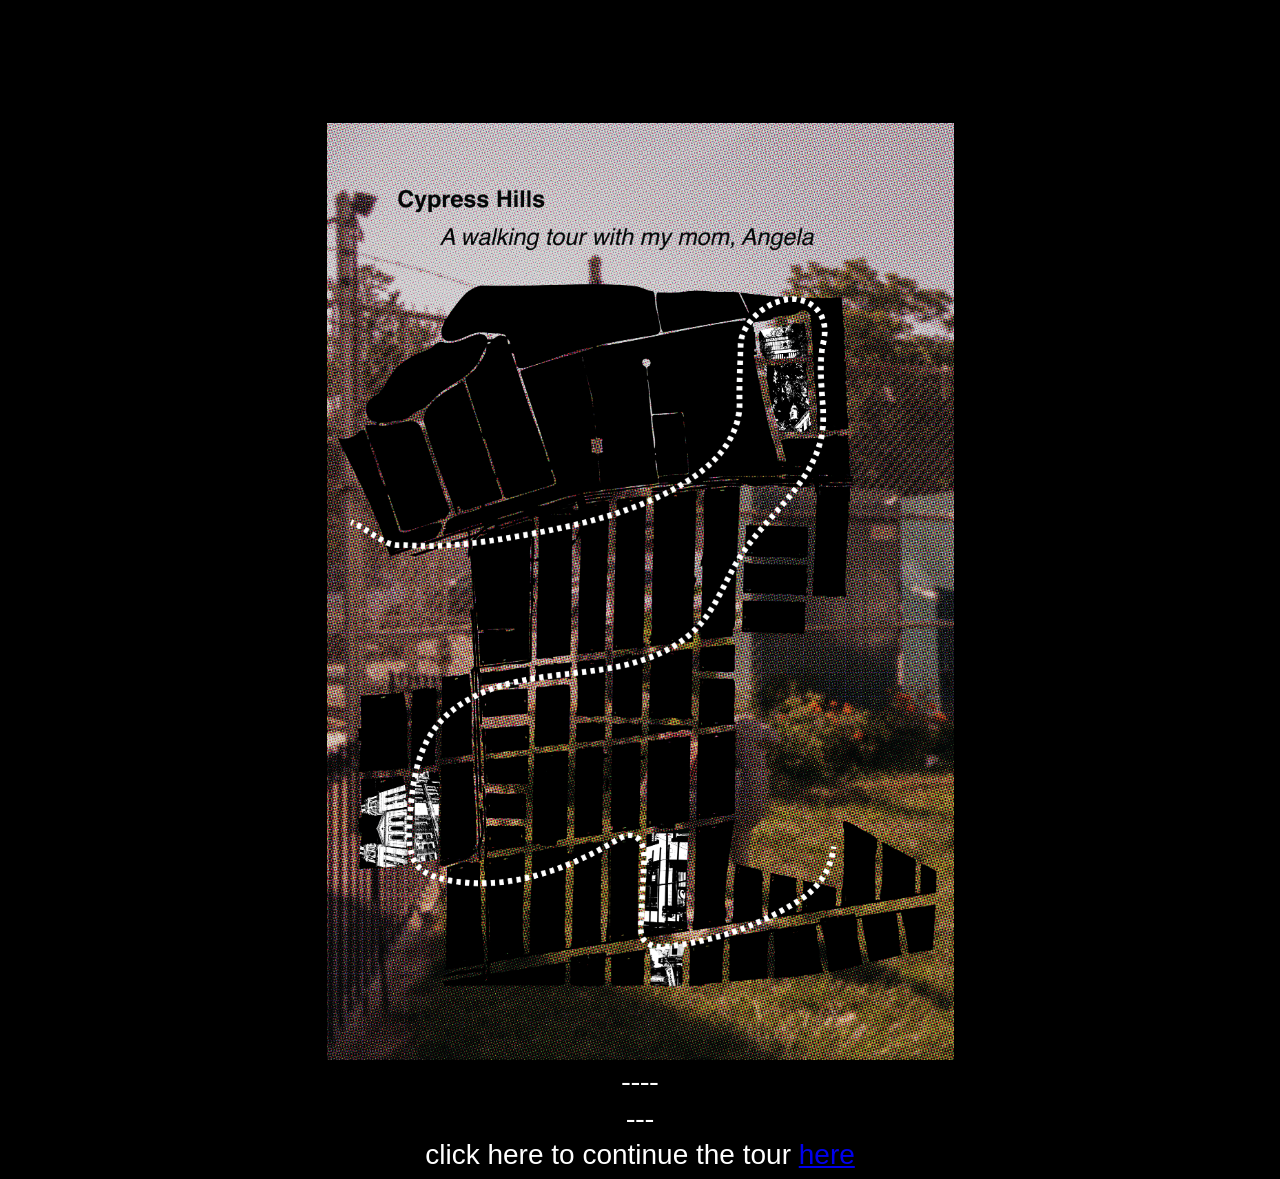
<file: project2/map.html>
<!DOCTYPE html>
<html>
<head>
    <title>Angela Thesis</title>
    <link rel="stylesheet" href="style.css">
</head>

<p>
    <img src="images/Final PRINT THESIS-02.png" alt="cypresshills" class="map1">
</p>
 <p>----</p>
  <p>---</p>
<p style="font-family: sans-serif;">click here to continue the tour <a href="map1.html">here</a></p>

</body>
</html>
</file>
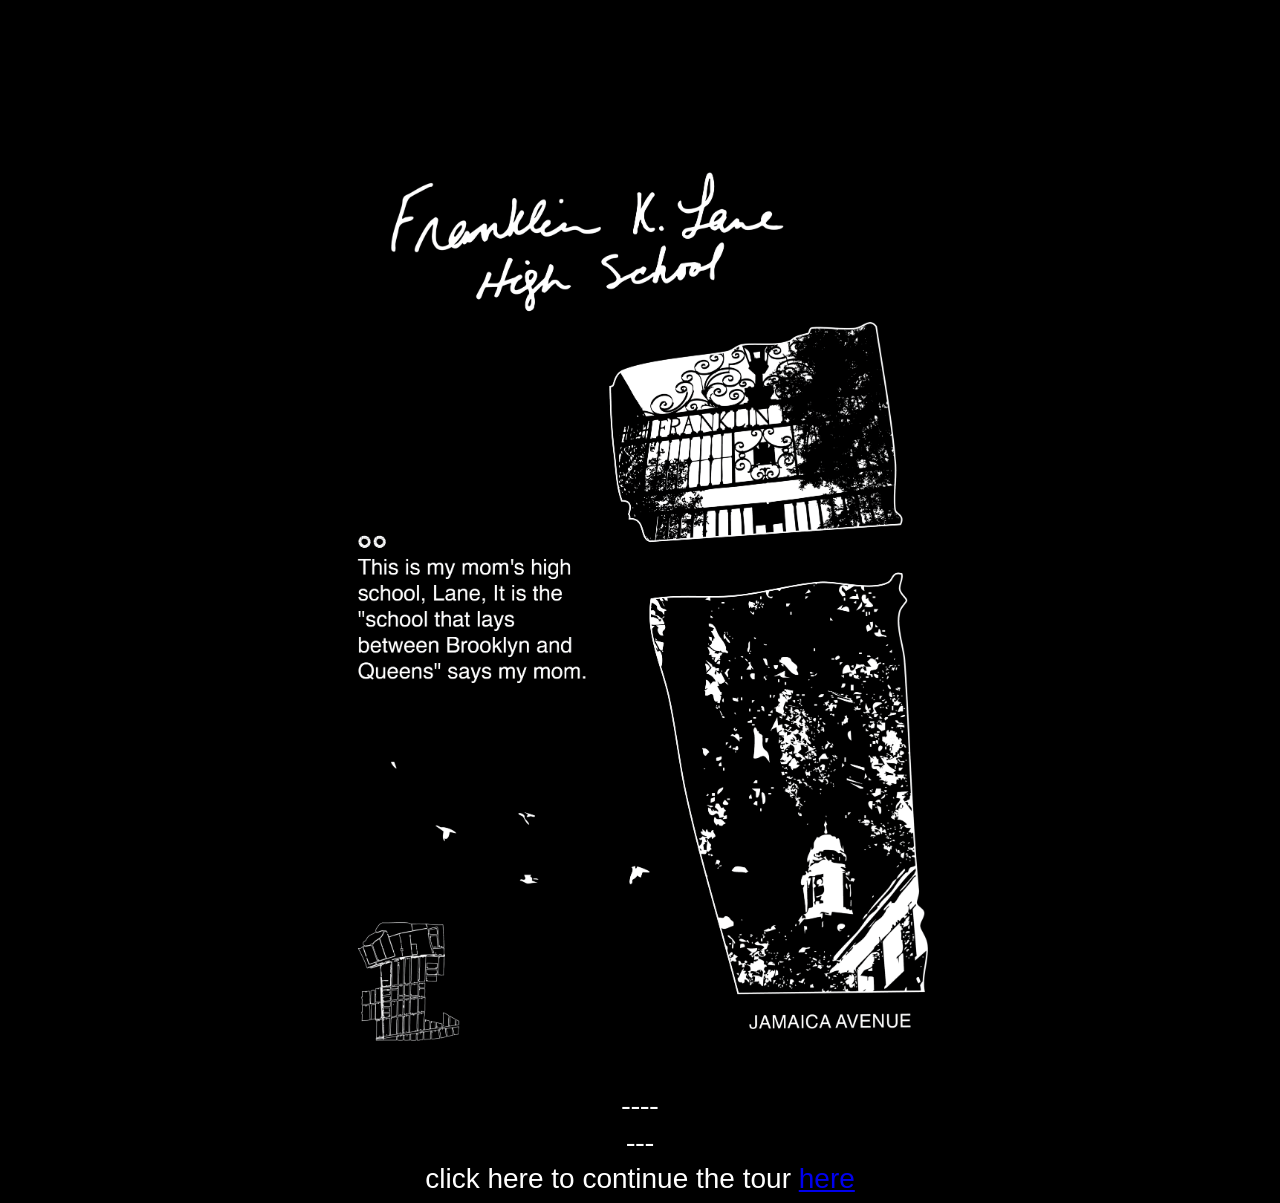
<file: project2/map1.html>
<!DOCTYPE html>
<html>
<head>
    <title>Angela Thesis</title>
    <link rel="stylesheet" href="style.css">
</head>

<body>
    <section id="row" class="flex-area">
        <p>
            <img src="images/Final PRINT THESIS-03.png" alt="school1" class="school1"> 
        </p>
    </section>
 <p>----</p>
  <p>---</p>
    <p style="font-family: sans-serif;">click here to continue the tour <a href="school.html">here</a></p>
</body>
</html>
</file>
<file: exercise 2/style.css>
* {
    margin: 0;
    padding: 0;
}
body {
    font-family: Arial, Helvetica, sans-serif;
    background-color: black
}
h1 {
    font-size: 60px;
    margin: 100px 100px 10px 100px;
    /* shorthand is top right bottom left*/
    color: white;
}
h2 {
    font-size: 16px;
    font-weight: normal;
    text-transform: uppercase;
    margin: 0 0 50px 100px;
    color: white;
}
p {
    font-size: 24px;
    margin: 50px 100px 50px 100px;
    color: white;
}
img {
    max-width: 30%;
    margin-left: 100px;
}
.imageone {

  width: 30%;
}
.text1 {
    float: right;
    font-size: 16px;
    margin: 150px 100px 150px 100px;

  width: 40%;
  color: white;
}

.imagetwo {
  
    width:30%;
}
.imagethree {

    width: 30%;
}
.imagefour {

    width: 30%;
}
.imagefive {
 
    width: 30%;
}
.imagesix {
     
    width: 30%;
}
.imageseven {
     
    width: 30%;
}
.imageeight {
    
    width: 30%;
}           

    .imagenine {
         
        width: 30%; 
}

.imageten {
      
    width: 30%;
}  

h6 {
    font-size: 12px;
    font-weight: normal;
    margin: 50px 100px 50px 100px;
    color: rgb(225, 216, 216);
}

.credit {
    width: 35%;
    margin: 0 0 0px 100px;
    float: left;
}
// https://www.w3schools.com/css/css_float.asp this is where i discovered how to use float in css//
</file>
<file: exercise3/style.css>
html, body {
    background-color: black;
    margin: 0;
    height: 100%;
}

.text {
    text-align: center;
    position: relative;
}

#poem
{
    background-color: black;
}

#poem p {
    color: white;
    font-size: 40px;
    padding: 20px;
    }

#poem h3
    {
    color: white;
    font-size: 25px;
    }

.candle:hover {
transform: scale(3,3) translate(50px,0); 
opacity: 0.5;   
}

.bright:hover {
transition: transform 0.5s ease;
color: rgb(169, 169, 118);
font-size: 50px;
}

div {
  transition-duration: 5s;
}

.elliot:hover {
transform: scale(3,3) translate(50px,0);
opacity: 0.5;
font-size: 50px;

}


.twilight {
  display: inline-block;
    transition-duration: 5s;
}
.twilight:hover {
    animation-name: rotatetwilight;
    animation-duration: 5s;
    animation-iteration-count: infinite;
    animation-direction: alternate;
}
@keyframes rotatetwilight {
    0% {transform: rotate(0deg) scale(1,1); opacity: 1; left: 0;}
    100% {transform: rotate(360deg) scale(4,4); opacity: 0; left: 80%;}
}


.love-image {
transition-duration: 5s;
opacity: 1;
}
.love-image:hover
{
opacity: 0;
}
</file>
<file: poem/style.css>
* {
    margin: 0;
    padding: 0;
}
body {
    font-family: Arial, Helvetica, sans-serif;
    background-color: rgb(69, 55, 33);
    color: white;
}
h1 {
    font-size: 60px;
    margin: 100px 100px 10px 100px;
    /* shorthand is top right bottom left*/
    color: yellow;
}
h2 {
    font-size: 16px;
    font-weight: normal;
    text-transform: uppercase;
    margin: 0 0 50px 100px;
    color: gray;
}
p {
    font-size: 36px;
    margin: 50px 100px 50px 100px;
}
.indent {
    margin-left: 200px;
    color: rgba(255, 255, 255, 0.5);
}
.first{
    color: rgba(255, 255, 255, 0.5);
}
.last{
    color: white;
} 
img {
    width: 100%;
    margin-left: 100px;
}
.imageone {
    width: 30%;
}
.imagetwo {
    width: 50%;
}
.imagethree {
    width: 75%;
}
.imagefour {
    width: 100%;
}
h6 {
    font-size: 12px;
    font-weight: normal
    margin: 50px 100px 50px 100px;
    color: gray;
}
a {
    color: teal;
    text-decoration: none;
}
a:hover {
    text-decoration: underline;
}
a:visited {
    color: pink;
}
</file>
<file: pro1/style.css>
* {
    margin: 0;
    padding: 0;
}

section {
    margin: 20px;
    padding: 20px;}

header {
    position: fixed;
    top: 0;
    left: 0;
    width: 100%;
    height: 120px; 
    background-color: black; 
    z-index: 1000; 

}

li {
    display: inline-block;
    margin: 10px;
    padding: 5px;
}

a {
    color: white;
    text-decoration: none;
}
a:visited {
    color: white;
}
a:hover {
    color: rgb(149, 41, 41);
}

.cypress {
    width: 600px;
    height: auto;
    display: block;
    margin: 20px auto;
}

.church {
    width: 600px;
    height: auto;
    display: block;
    margin: 20px auto;
}

.franklin {
    width: 600px;
    height: auto;
    display: block;
    margin: 20px auto;
}

body {
    padding-top: 110px;
    background-image: url(images/bitmap1.jpg);
        width: 100%;
        height: max-content;
        background-size: cover;
        font-family: Arial, Helvetica, sans-serif;
    
}

h1 {
    color:white;
    font-size: 40px; 
    margin: 20px 20px 0 20px;
}

h2 {
    color: black;
    margin: 20px 20px;
}

p {
    color: black;
     margin: 20px;
     font-size: 20px;

    
}

.white {
    width: 200px;
    height: auto;
    display: block;
    margin: 5px auto;
}

footer {
    background-color: black;
    color: white;
    text-align: center;
    top: 0;
    left: 0;
    width: 100%;
    height: auto; 
    padding: 10px;
    
}

.archive {
    width: 35%;
    height: auto;
    display: block;
    margin: 20px auto;
}
</file>
<file: project2/style.css>
body {
    padding-top: 110px;
    background-color: black;
    height: max-content;
    background-size: cover;
         font: Arial, Helvetica, sans-serif;
     
         
}
h1 {
      font-family: Arial, Helvetica, sans-serif;
        font-size: 65px;
        color:white;
        margin: 1px; 
}

.cypress{
     width: 800px;
    height: auto;
    display: block;
    margin: 0;
    align-content: center;
    padding-top: 10px;
    padding-bottom: 1px;
    margin: 0 auto;
}

p {
    color: white;
     margin: 5px 5px 5px 5px;
     font-size: 28px;
     font: Arial, Helvetica, sans-serif;
     text-align: center;
}

.map1 { 
    width: 50%;
    height: auto;
    display: block;
margin: 0 auto;}

 
.school1 { 
    width: 50%;
    height: auto;
    display: block;
margin: 0 auto;}

.school2 { 
     width: 50%;
    height: auto;
    display: block;
margin: 0 auto;}

.church1 { 
     width: 50%;
    height: auto;
    display: block;
margin: 0 auto;}


.church2{ 
    width: 50%;
    height: auto;
    display: block;
margin: 0 auto;}

.house2{ 
    width: 50%;
    height: auto;
    display: block;
margin: 0 auto;}

.house1{ 
     width: 50%;
    height: auto;
    display: block;
    margin: 0 auto;
}

#row1 {
    display: flex;
    flex-direction: row;
    justify-content: center;
}

.white {
    width: 100vh;
    height: 100vh;
    display: block;
    margin: 5px auto;
}
</file>
